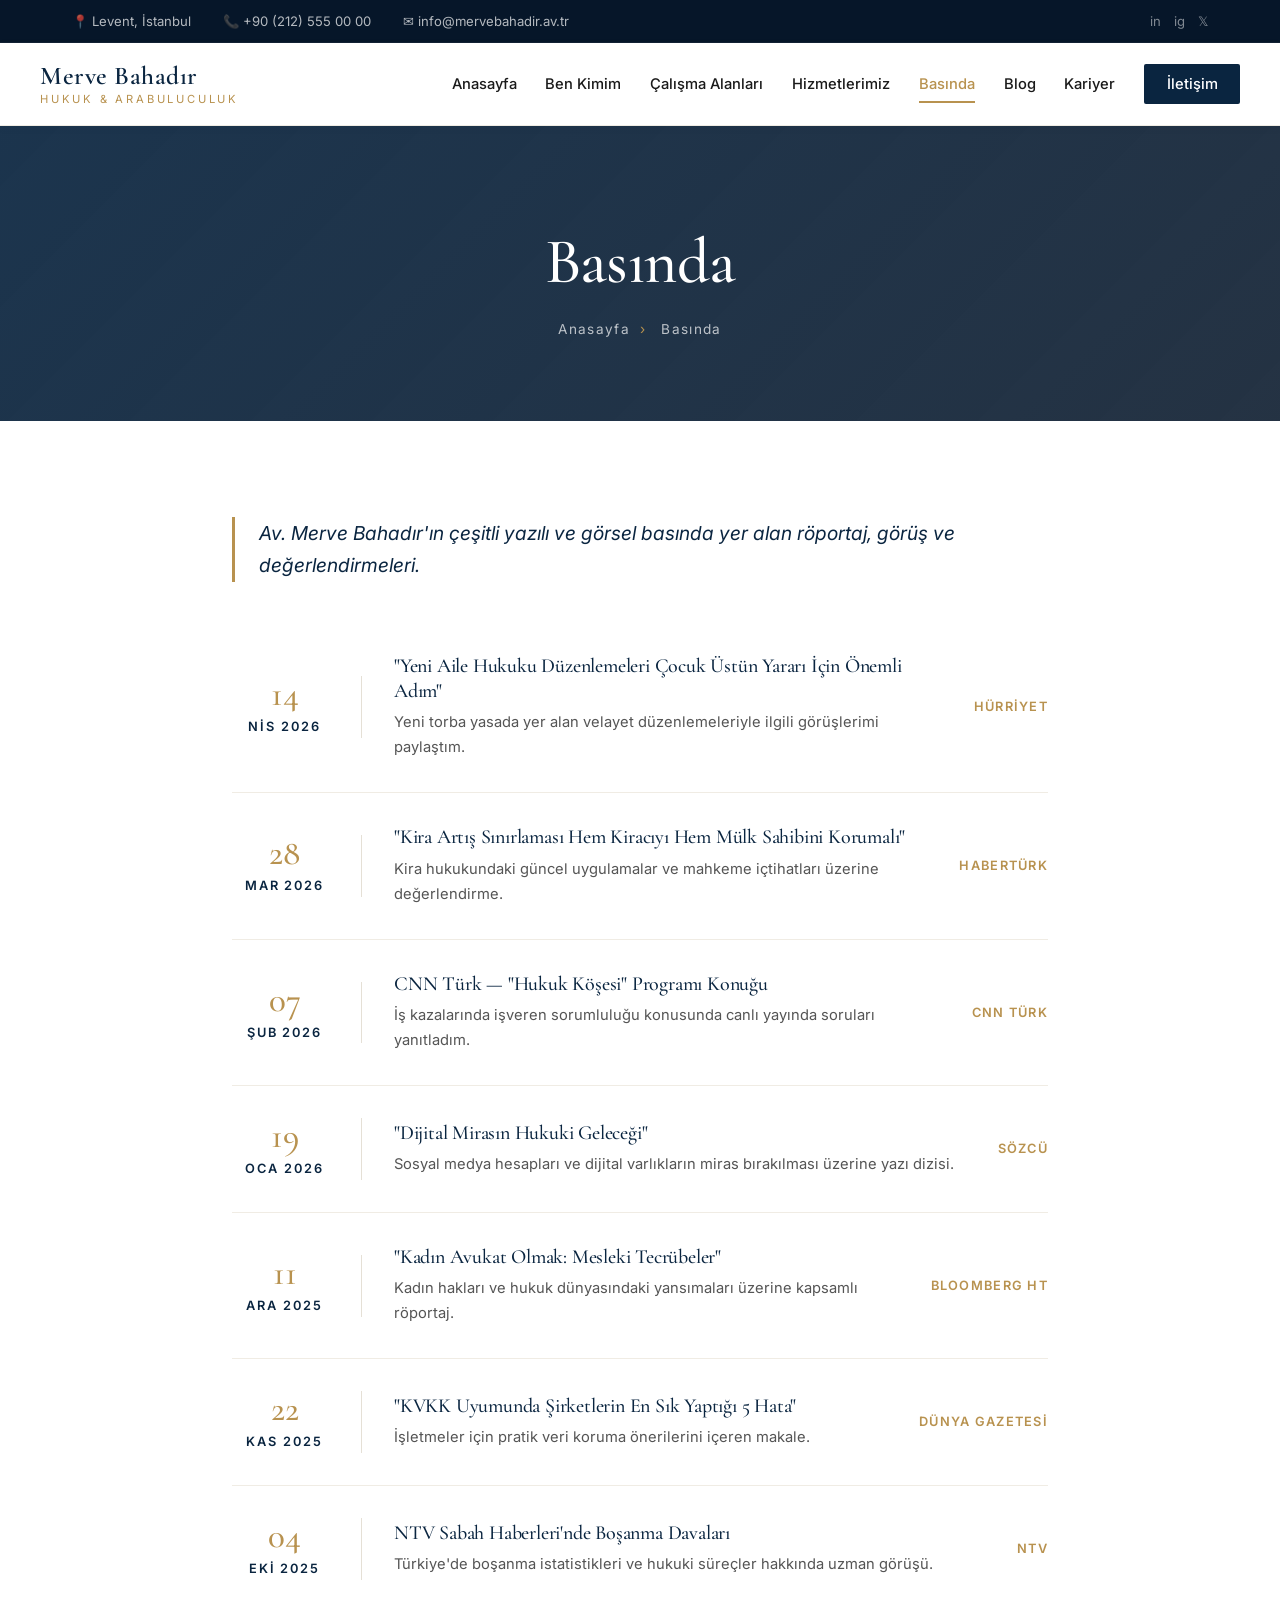
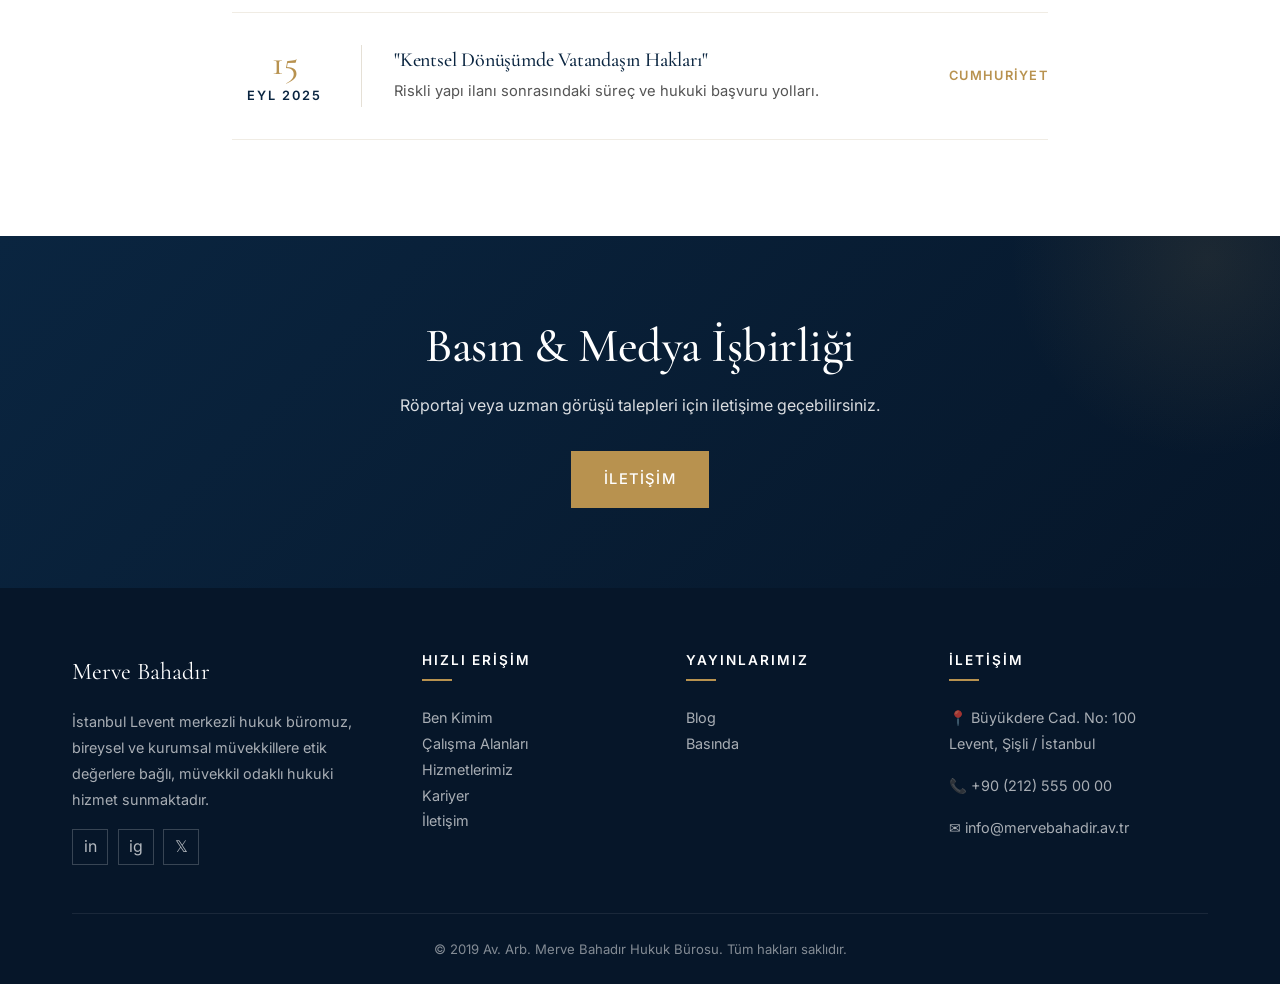
<file: basinda.html>
<!DOCTYPE html>
<html lang="tr">
<head>
  <meta charset="UTF-8">
  <meta name="viewport" content="width=device-width, initial-scale=1.0">
  <title>Basında | Av. Merve Bahadır</title>
  <link rel="preconnect" href="https://fonts.googleapis.com">
  <link rel="preconnect" href="https://fonts.gstatic.com" crossorigin>
  <link href="https://fonts.googleapis.com/css2?family=Cormorant+Garamond:ital,wght@0,400;0,500;0,600;1,400;1,500&family=Inter:wght@300;400;500;600;700&display=swap" rel="stylesheet">
  <link rel="stylesheet" href="css/style.css">
</head>
<body>

  <div class="topbar">
    <div class="container">
      <div class="topbar-info">
        <span>📍 Levent, İstanbul</span>
        <span>📞 +90 (212) 555 00 00</span>
        <span>✉ info@mervebahadir.av.tr</span>
      </div>
      <div class="topbar-social"><a href="#">in</a><a href="#">ig</a><a href="#">𝕏</a></div>
    </div>
  </div>

  <header>
    <div class="container nav-wrap">
      <a href="index.html" class="logo">
        <span class="logo-name">Merve Bahadır</span>
        <span class="logo-sub">Hukuk & Arabuluculuk</span>
      </a>
      <button class="menu-toggle" aria-label="Menü">☰</button>
      <nav>
        <ul>
          <li><a href="index.html">Anasayfa</a></li>
          <li><a href="ben-kimim.html">Ben Kimim</a></li>
          <li><a href="calisma-alanlarimiz.html">Çalışma Alanları</a></li>
          <li><a href="hizmetlerimiz.html">Hizmetlerimiz</a></li>
          <li><a href="basinda.html" class="active">Basında</a></li>
          <li><a href="blog.html">Blog</a></li>
          <li><a href="kariyer.html">Kariyer</a></li>
          <li><a href="iletisim.html" class="nav-cta">İletişim</a></li>
        </ul>
      </nav>
    </div>
  </header>

  <section class="page-header">
    <div class="container">
      <h1>Basında</h1>
      <div class="breadcrumb"><a href="index.html">Anasayfa</a><span>›</span> Basında</div>
    </div>
  </section>

  <section>
    <div class="container-narrow">
      <p class="lead">Av. Merve Bahadır'ın çeşitli yazılı ve görsel basında yer alan röportaj, görüş ve değerlendirmeleri.</p>

      <div class="list-item fade-in">
        <div class="list-date">
          <div class="day">14</div>
          <div class="month">Nis 2026</div>
        </div>
        <div class="list-body">
          <h3><a href="#">"Yeni Aile Hukuku Düzenlemeleri Çocuk Üstün Yararı İçin Önemli Adım"</a></h3>
          <p>Yeni torba yasada yer alan velayet düzenlemeleriyle ilgili görüşlerimi paylaştım.</p>
        </div>
        <div class="list-source">Hürriyet</div>
      </div>

      <div class="list-item fade-in">
        <div class="list-date">
          <div class="day">28</div>
          <div class="month">Mar 2026</div>
        </div>
        <div class="list-body">
          <h3><a href="#">"Kira Artış Sınırlaması Hem Kiracıyı Hem Mülk Sahibini Korumalı"</a></h3>
          <p>Kira hukukundaki güncel uygulamalar ve mahkeme içtihatları üzerine değerlendirme.</p>
        </div>
        <div class="list-source">Habertürk</div>
      </div>

      <div class="list-item fade-in">
        <div class="list-date">
          <div class="day">07</div>
          <div class="month">Şub 2026</div>
        </div>
        <div class="list-body">
          <h3><a href="#">CNN Türk — "Hukuk Köşesi" Programı Konuğu</a></h3>
          <p>İş kazalarında işveren sorumluluğu konusunda canlı yayında soruları yanıtladım.</p>
        </div>
        <div class="list-source">CNN Türk</div>
      </div>

      <div class="list-item fade-in">
        <div class="list-date">
          <div class="day">19</div>
          <div class="month">Oca 2026</div>
        </div>
        <div class="list-body">
          <h3><a href="#">"Dijital Mirasın Hukuki Geleceği"</a></h3>
          <p>Sosyal medya hesapları ve dijital varlıkların miras bırakılması üzerine yazı dizisi.</p>
        </div>
        <div class="list-source">Sözcü</div>
      </div>

      <div class="list-item fade-in">
        <div class="list-date">
          <div class="day">11</div>
          <div class="month">Ara 2025</div>
        </div>
        <div class="list-body">
          <h3><a href="#">"Kadın Avukat Olmak: Mesleki Tecrübeler"</a></h3>
          <p>Kadın hakları ve hukuk dünyasındaki yansımaları üzerine kapsamlı röportaj.</p>
        </div>
        <div class="list-source">Bloomberg HT</div>
      </div>

      <div class="list-item fade-in">
        <div class="list-date">
          <div class="day">22</div>
          <div class="month">Kas 2025</div>
        </div>
        <div class="list-body">
          <h3><a href="#">"KVKK Uyumunda Şirketlerin En Sık Yaptığı 5 Hata"</a></h3>
          <p>İşletmeler için pratik veri koruma önerilerini içeren makale.</p>
        </div>
        <div class="list-source">Dünya Gazetesi</div>
      </div>

      <div class="list-item fade-in">
        <div class="list-date">
          <div class="day">04</div>
          <div class="month">Eki 2025</div>
        </div>
        <div class="list-body">
          <h3><a href="#">NTV Sabah Haberleri'nde Boşanma Davaları</a></h3>
          <p>Türkiye'de boşanma istatistikleri ve hukuki süreçler hakkında uzman görüşü.</p>
        </div>
        <div class="list-source">NTV</div>
      </div>

      <div class="list-item fade-in">
        <div class="list-date">
          <div class="day">15</div>
          <div class="month">Eyl 2025</div>
        </div>
        <div class="list-body">
          <h3><a href="#">"Kentsel Dönüşümde Vatandaşın Hakları"</a></h3>
          <p>Riskli yapı ilanı sonrasındaki süreç ve hukuki başvuru yolları.</p>
        </div>
        <div class="list-source">Cumhuriyet</div>
      </div>
    </div>
  </section>

  <section class="cta-strip">
    <div class="container">
      <h2>Basın & Medya İşbirliği</h2>
      <p>Röportaj veya uzman görüşü talepleri için iletişime geçebilirsiniz.</p>
      <a href="iletisim.html" class="btn btn-primary">İletişim</a>
    </div>
  </section>

  <footer>
    <div class="container">
      <div class="footer-grid">
        <div class="footer-col">
          <div class="footer-logo">Merve Bahadır</div>
          <p>İstanbul Levent merkezli hukuk büromuz, bireysel ve kurumsal müvekkillere etik değerlere bağlı, müvekkil odaklı hukuki hizmet sunmaktadır.</p>
          <div class="footer-social"><a href="#">in</a><a href="#">ig</a><a href="#">𝕏</a></div>
        </div>
        <div class="footer-col">
          <h4>Hızlı Erişim</h4>
          <ul>
            <li><a href="ben-kimim.html">Ben Kimim</a></li>
            <li><a href="calisma-alanlarimiz.html">Çalışma Alanları</a></li>
            <li><a href="hizmetlerimiz.html">Hizmetlerimiz</a></li>
            <li><a href="kariyer.html">Kariyer</a></li>
            <li><a href="iletisim.html">İletişim</a></li>
          </ul>
        </div>
        <div class="footer-col">
          <h4>Yayınlarımız</h4>
          <ul>
            <li><a href="blog.html">Blog</a></li>
            <li><a href="basinda.html">Basında</a></li>
          </ul>
        </div>
        <div class="footer-col">
          <h4>İletişim</h4>
          <p>📍 Büyükdere Cad. No: 100<br>Levent, Şişli / İstanbul</p>
          <p>📞 +90 (212) 555 00 00</p>
          <p>✉ info@mervebahadir.av.tr</p>
        </div>
      </div>
      <div class="footer-bottom">© 2019 Av. Arb. Merve Bahadır Hukuk Bürosu. Tüm hakları saklıdır.</div>
    </div>
  </footer>

  <script src="js/main.js"></script>
</body>
</html>
</file>
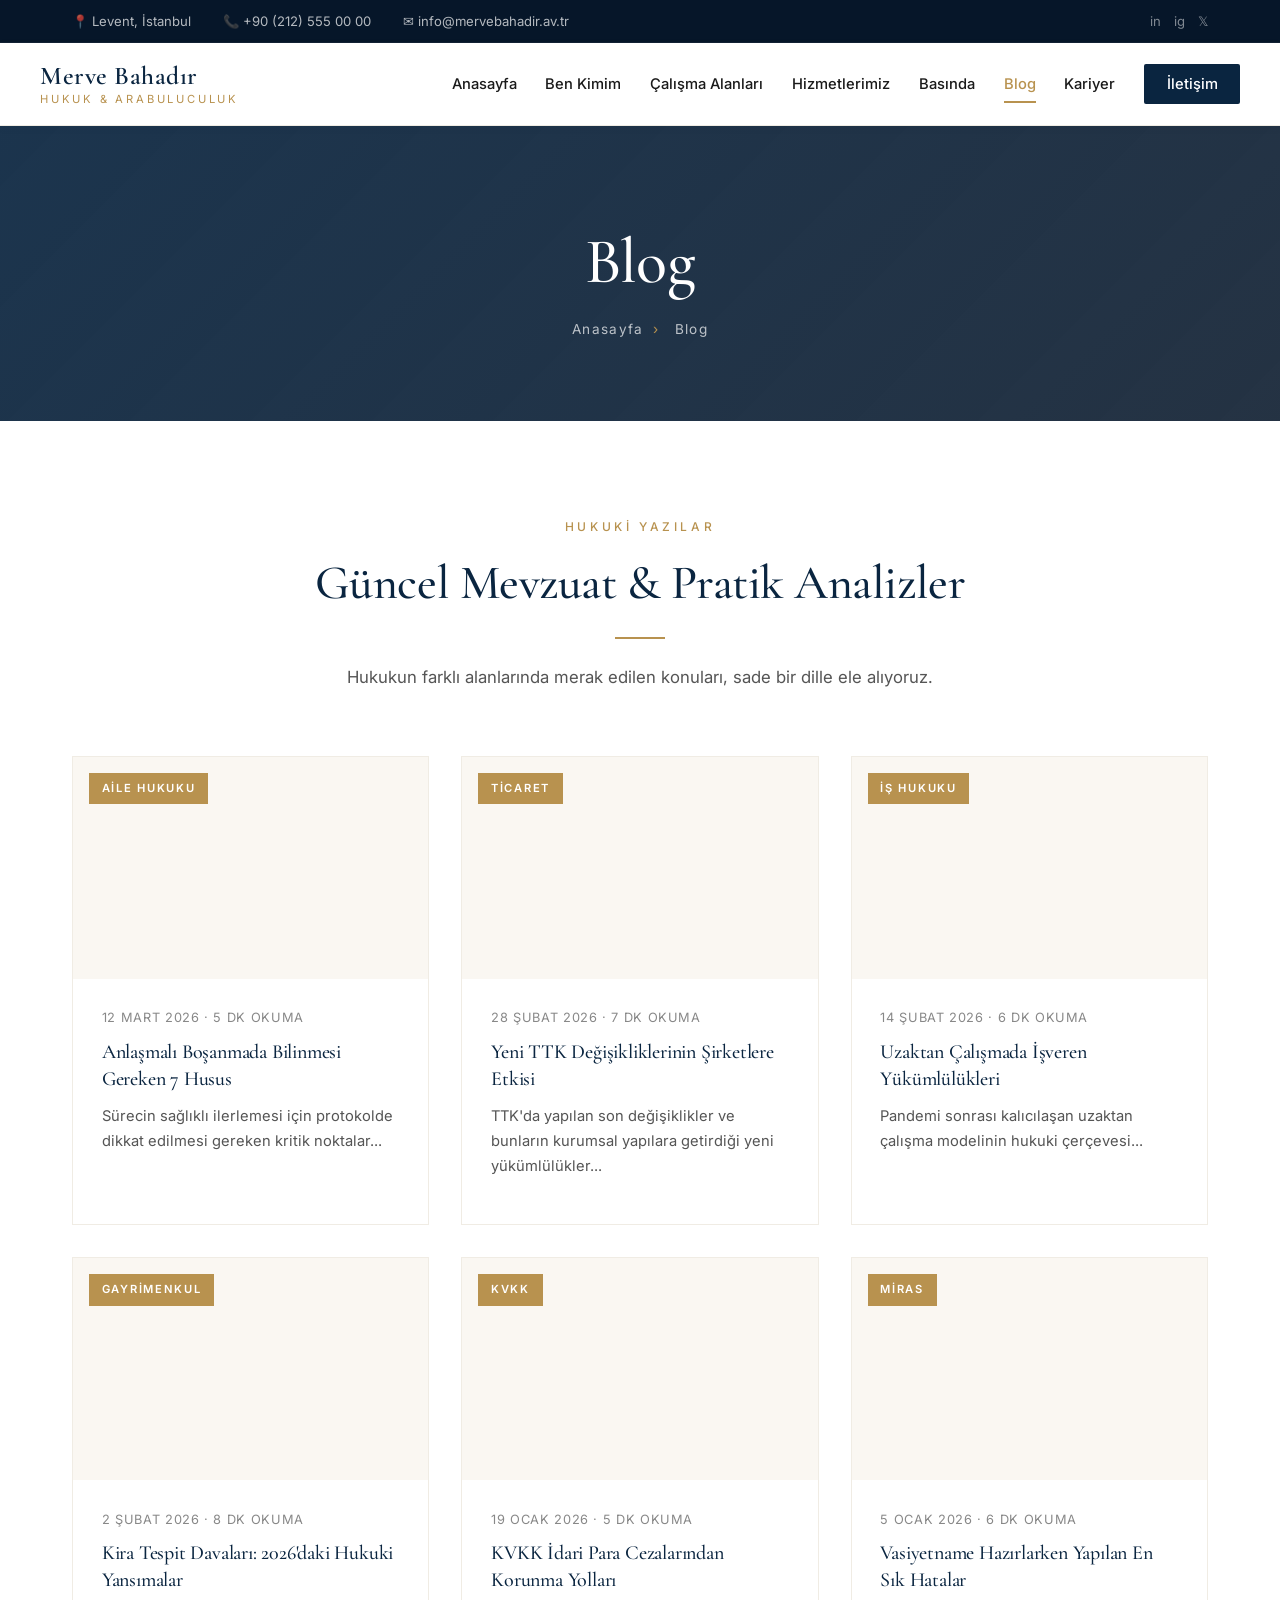
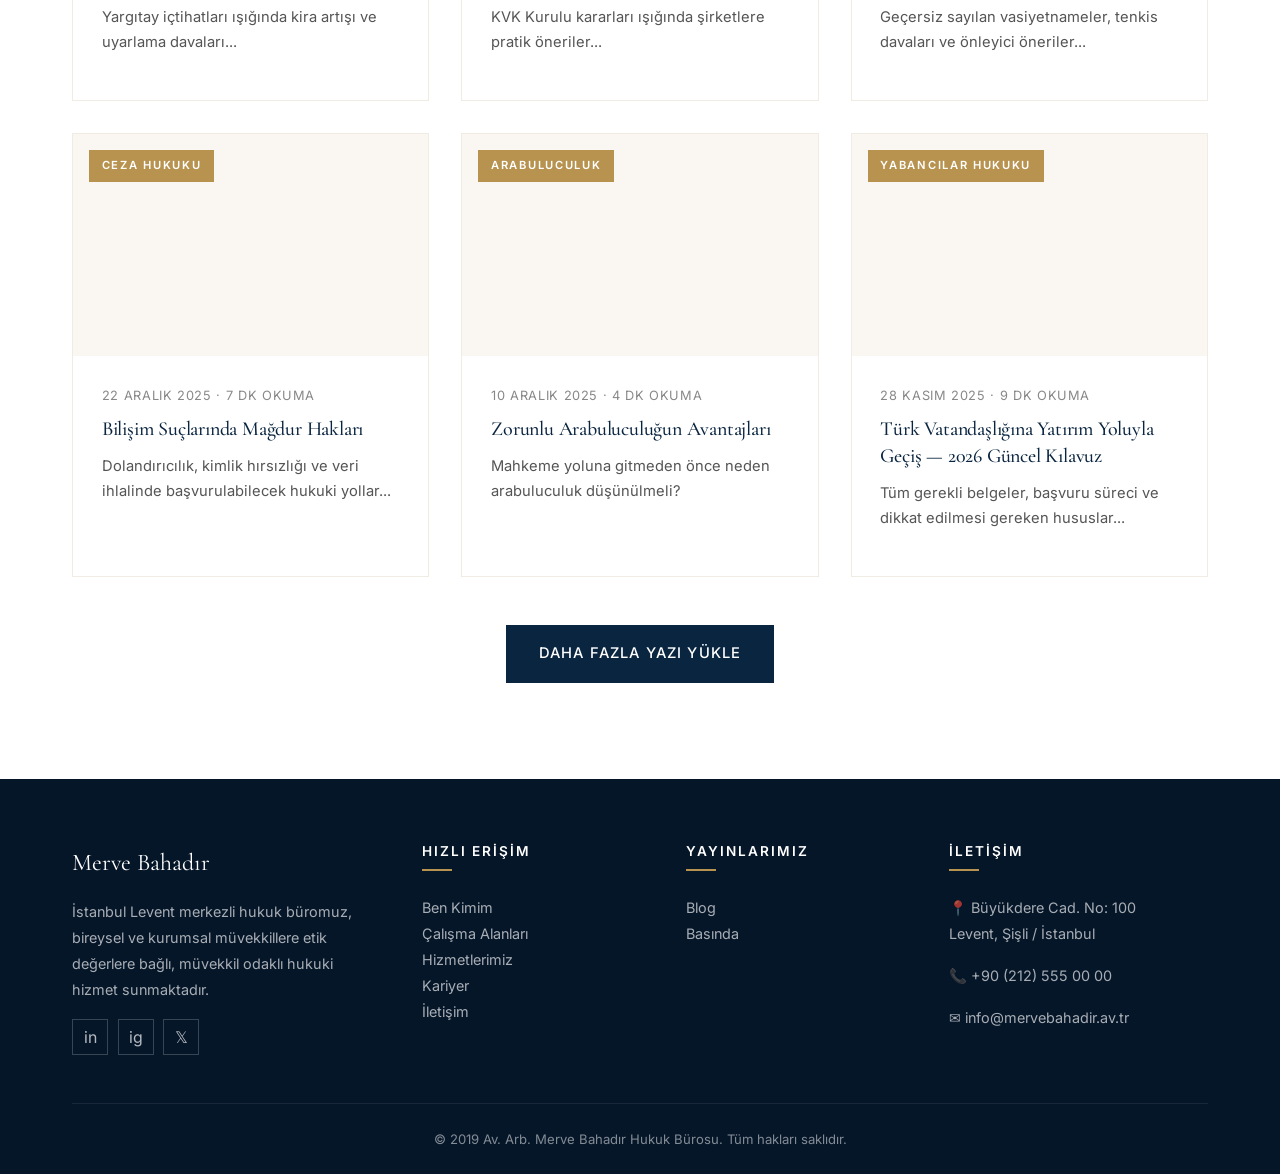
<file: blog.html>
<!DOCTYPE html>
<html lang="tr">
<head>
  <meta charset="UTF-8">
  <meta name="viewport" content="width=device-width, initial-scale=1.0">
  <title>Blog | Av. Merve Bahadır</title>
  <link rel="preconnect" href="https://fonts.googleapis.com">
  <link rel="preconnect" href="https://fonts.gstatic.com" crossorigin>
  <link href="https://fonts.googleapis.com/css2?family=Cormorant+Garamond:ital,wght@0,400;0,500;0,600;1,400;1,500&family=Inter:wght@300;400;500;600;700&display=swap" rel="stylesheet">
  <link rel="stylesheet" href="css/style.css">
</head>
<body>

  <div class="topbar">
    <div class="container">
      <div class="topbar-info">
        <span>📍 Levent, İstanbul</span>
        <span>📞 +90 (212) 555 00 00</span>
        <span>✉ info@mervebahadir.av.tr</span>
      </div>
      <div class="topbar-social"><a href="#">in</a><a href="#">ig</a><a href="#">𝕏</a></div>
    </div>
  </div>

  <header>
    <div class="container nav-wrap">
      <a href="index.html" class="logo">
        <span class="logo-name">Merve Bahadır</span>
        <span class="logo-sub">Hukuk & Arabuluculuk</span>
      </a>
      <button class="menu-toggle" aria-label="Menü">☰</button>
      <nav>
        <ul>
          <li><a href="index.html">Anasayfa</a></li>
          <li><a href="ben-kimim.html">Ben Kimim</a></li>
          <li><a href="calisma-alanlarimiz.html">Çalışma Alanları</a></li>
          <li><a href="hizmetlerimiz.html">Hizmetlerimiz</a></li>
          <li><a href="basinda.html">Basında</a></li>
          <li><a href="blog.html" class="active">Blog</a></li>
          <li><a href="kariyer.html">Kariyer</a></li>
          <li><a href="iletisim.html" class="nav-cta">İletişim</a></li>
        </ul>
      </nav>
    </div>
  </header>

  <section class="page-header">
    <div class="container">
      <h1>Blog</h1>
      <div class="breadcrumb"><a href="index.html">Anasayfa</a><span>›</span> Blog</div>
    </div>
  </section>

  <section>
    <div class="container">
      <div class="section-head fade-in">
        <span class="section-eyebrow">Hukuki Yazılar</span>
        <h2>Güncel Mevzuat & Pratik Analizler</h2>
        <div class="section-divider"></div>
        <p>Hukukun farklı alanlarında merak edilen konuları, sade bir dille ele alıyoruz.</p>
      </div>

      <div class="posts-grid">
        <article class="post-card fade-in">
          <div class="post-img" style="background-image:url('https://images.unsplash.com/photo-1450101499163-c8848c66ca85?w=800&q=80')">
            <span class="post-tag">Aile Hukuku</span>
          </div>
          <div class="post-body">
            <div class="post-meta">12 Mart 2026 · 5 dk okuma</div>
            <h3><a href="#">Anlaşmalı Boşanmada Bilinmesi Gereken 7 Husus</a></h3>
            <p class="post-excerpt">Sürecin sağlıklı ilerlemesi için protokolde dikkat edilmesi gereken kritik noktalar...</p>
          </div>
        </article>

        <article class="post-card fade-in">
          <div class="post-img" style="background-image:url('https://images.unsplash.com/photo-1521791136064-7986c2920216?w=800&q=80')">
            <span class="post-tag">Ticaret</span>
          </div>
          <div class="post-body">
            <div class="post-meta">28 Şubat 2026 · 7 dk okuma</div>
            <h3><a href="#">Yeni TTK Değişikliklerinin Şirketlere Etkisi</a></h3>
            <p class="post-excerpt">TTK'da yapılan son değişiklikler ve bunların kurumsal yapılara getirdiği yeni yükümlülükler...</p>
          </div>
        </article>

        <article class="post-card fade-in">
          <div class="post-img" style="background-image:url('https://images.unsplash.com/photo-1454165804606-c3d57bc86b40?w=800&q=80')">
            <span class="post-tag">İş Hukuku</span>
          </div>
          <div class="post-body">
            <div class="post-meta">14 Şubat 2026 · 6 dk okuma</div>
            <h3><a href="#">Uzaktan Çalışmada İşveren Yükümlülükleri</a></h3>
            <p class="post-excerpt">Pandemi sonrası kalıcılaşan uzaktan çalışma modelinin hukuki çerçevesi...</p>
          </div>
        </article>

        <article class="post-card fade-in">
          <div class="post-img" style="background-image:url('https://images.unsplash.com/photo-1589829545856-d10d557cf95f?w=800&q=80')">
            <span class="post-tag">Gayrimenkul</span>
          </div>
          <div class="post-body">
            <div class="post-meta">2 Şubat 2026 · 8 dk okuma</div>
            <h3><a href="#">Kira Tespit Davaları: 2026'daki Hukuki Yansımalar</a></h3>
            <p class="post-excerpt">Yargıtay içtihatları ışığında kira artışı ve uyarlama davaları...</p>
          </div>
        </article>

        <article class="post-card fade-in">
          <div class="post-img" style="background-image:url('https://images.unsplash.com/photo-1551836022-4c4c79ecde51?w=800&q=80')">
            <span class="post-tag">KVKK</span>
          </div>
          <div class="post-body">
            <div class="post-meta">19 Ocak 2026 · 5 dk okuma</div>
            <h3><a href="#">KVKK İdari Para Cezalarından Korunma Yolları</a></h3>
            <p class="post-excerpt">KVK Kurulu kararları ışığında şirketlere pratik öneriler...</p>
          </div>
        </article>

        <article class="post-card fade-in">
          <div class="post-img" style="background-image:url('https://images.unsplash.com/photo-1505664194779-8beaceb93744?w=800&q=80')">
            <span class="post-tag">Miras</span>
          </div>
          <div class="post-body">
            <div class="post-meta">5 Ocak 2026 · 6 dk okuma</div>
            <h3><a href="#">Vasiyetname Hazırlarken Yapılan En Sık Hatalar</a></h3>
            <p class="post-excerpt">Geçersiz sayılan vasiyetnameler, tenkis davaları ve önleyici öneriler...</p>
          </div>
        </article>

        <article class="post-card fade-in">
          <div class="post-img" style="background-image:url('https://images.unsplash.com/photo-1589994965851-a8f479c573a9?w=800&q=80')">
            <span class="post-tag">Ceza Hukuku</span>
          </div>
          <div class="post-body">
            <div class="post-meta">22 Aralık 2025 · 7 dk okuma</div>
            <h3><a href="#">Bilişim Suçlarında Mağdur Hakları</a></h3>
            <p class="post-excerpt">Dolandırıcılık, kimlik hırsızlığı ve veri ihlalinde başvurulabilecek hukuki yollar...</p>
          </div>
        </article>

        <article class="post-card fade-in">
          <div class="post-img" style="background-image:url('https://images.unsplash.com/photo-1593115057322-e94b77572f20?w=800&q=80')">
            <span class="post-tag">Arabuluculuk</span>
          </div>
          <div class="post-body">
            <div class="post-meta">10 Aralık 2025 · 4 dk okuma</div>
            <h3><a href="#">Zorunlu Arabuluculuğun Avantajları</a></h3>
            <p class="post-excerpt">Mahkeme yoluna gitmeden önce neden arabuluculuk düşünülmeli?</p>
          </div>
        </article>

        <article class="post-card fade-in">
          <div class="post-img" style="background-image:url('https://images.unsplash.com/photo-1521587760476-6c12a4b040da?w=800&q=80')">
            <span class="post-tag">Yabancılar Hukuku</span>
          </div>
          <div class="post-body">
            <div class="post-meta">28 Kasım 2025 · 9 dk okuma</div>
            <h3><a href="#">Türk Vatandaşlığına Yatırım Yoluyla Geçiş — 2026 Güncel Kılavuz</a></h3>
            <p class="post-excerpt">Tüm gerekli belgeler, başvuru süreci ve dikkat edilmesi gereken hususlar...</p>
          </div>
        </article>
      </div>

      <div style="text-align:center; margin-top:3rem;">
        <a href="#" class="btn btn-dark">Daha Fazla Yazı Yükle</a>
      </div>
    </div>
  </section>

  <footer>
    <div class="container">
      <div class="footer-grid">
        <div class="footer-col">
          <div class="footer-logo">Merve Bahadır</div>
          <p>İstanbul Levent merkezli hukuk büromuz, bireysel ve kurumsal müvekkillere etik değerlere bağlı, müvekkil odaklı hukuki hizmet sunmaktadır.</p>
          <div class="footer-social"><a href="#">in</a><a href="#">ig</a><a href="#">𝕏</a></div>
        </div>
        <div class="footer-col">
          <h4>Hızlı Erişim</h4>
          <ul>
            <li><a href="ben-kimim.html">Ben Kimim</a></li>
            <li><a href="calisma-alanlarimiz.html">Çalışma Alanları</a></li>
            <li><a href="hizmetlerimiz.html">Hizmetlerimiz</a></li>
            <li><a href="kariyer.html">Kariyer</a></li>
            <li><a href="iletisim.html">İletişim</a></li>
          </ul>
        </div>
        <div class="footer-col">
          <h4>Yayınlarımız</h4>
          <ul>
            <li><a href="blog.html">Blog</a></li>
            <li><a href="basinda.html">Basında</a></li>
          </ul>
        </div>
        <div class="footer-col">
          <h4>İletişim</h4>
          <p>📍 Büyükdere Cad. No: 100<br>Levent, Şişli / İstanbul</p>
          <p>📞 +90 (212) 555 00 00</p>
          <p>✉ info@mervebahadir.av.tr</p>
        </div>
      </div>
      <div class="footer-bottom">© 2019 Av. Arb. Merve Bahadır Hukuk Bürosu. Tüm hakları saklıdır.</div>
    </div>
  </footer>

  <script src="js/main.js"></script>
</body>
</html>
</file>
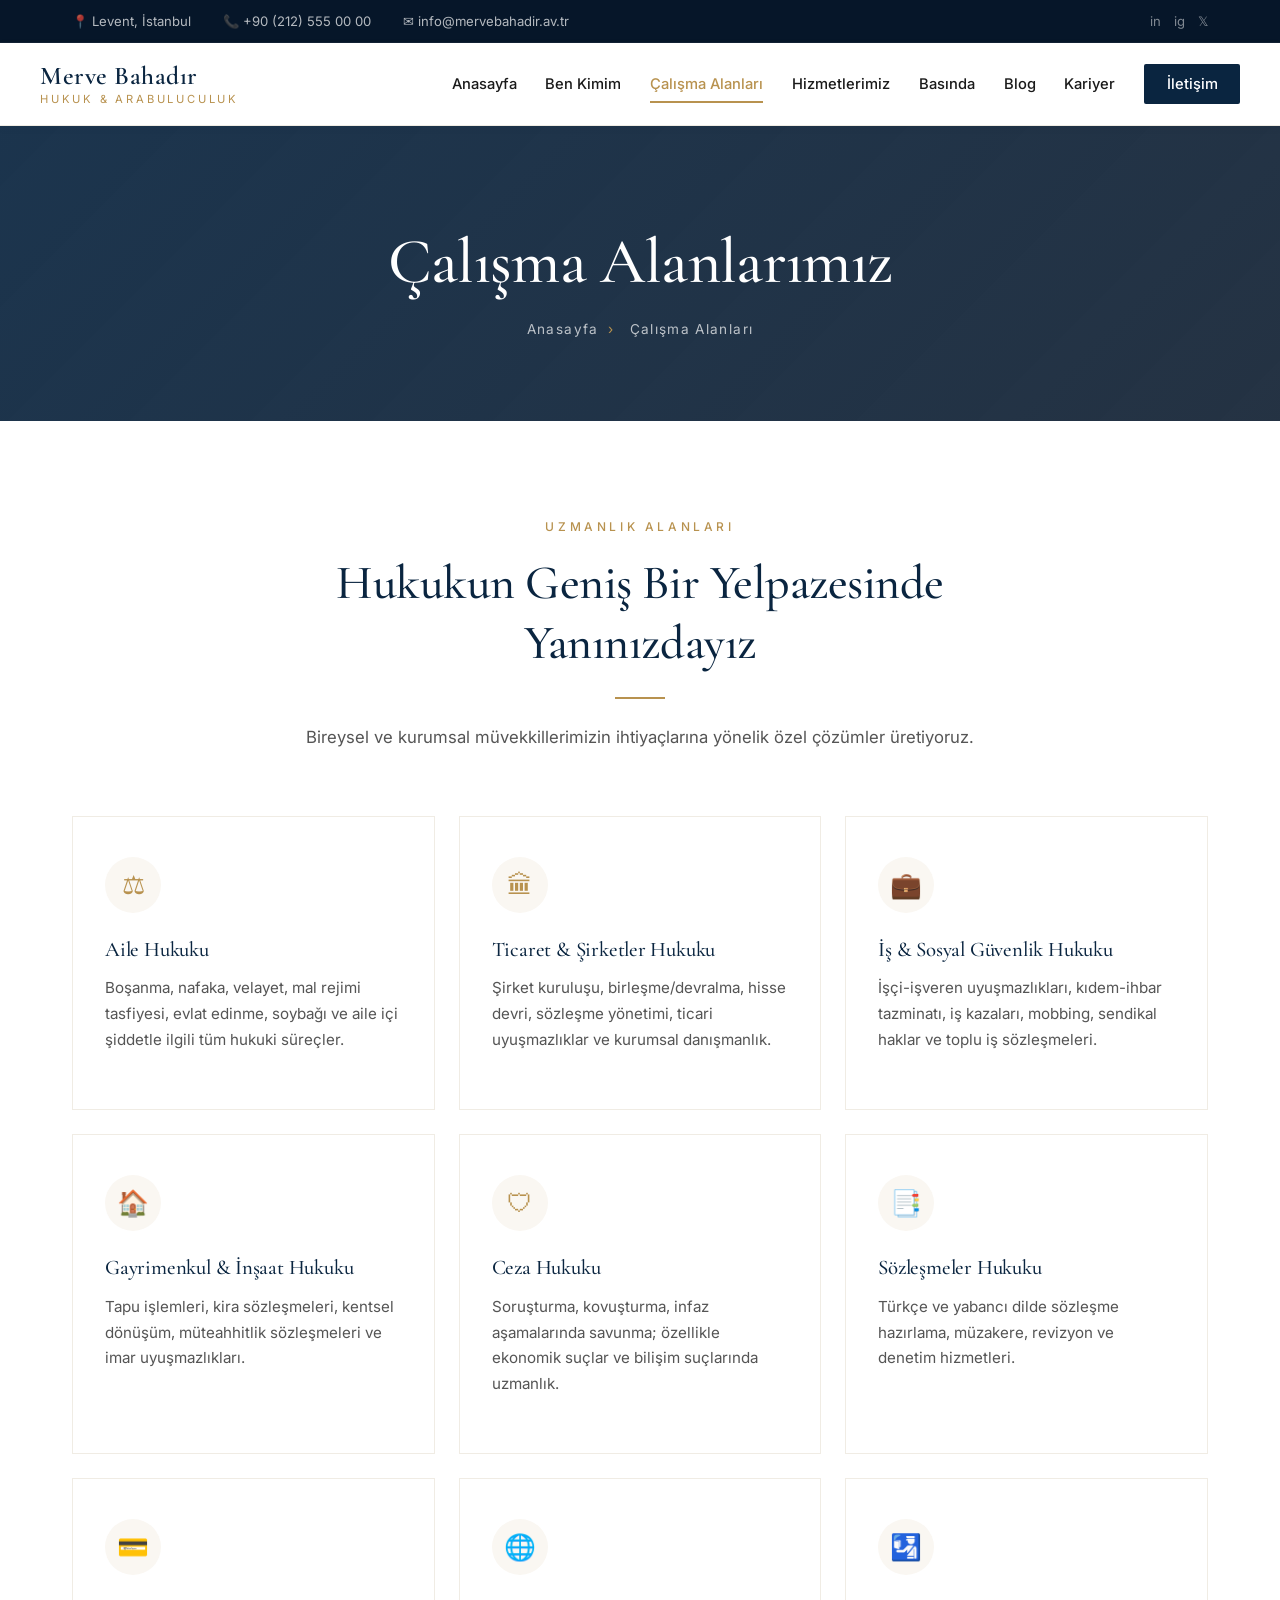
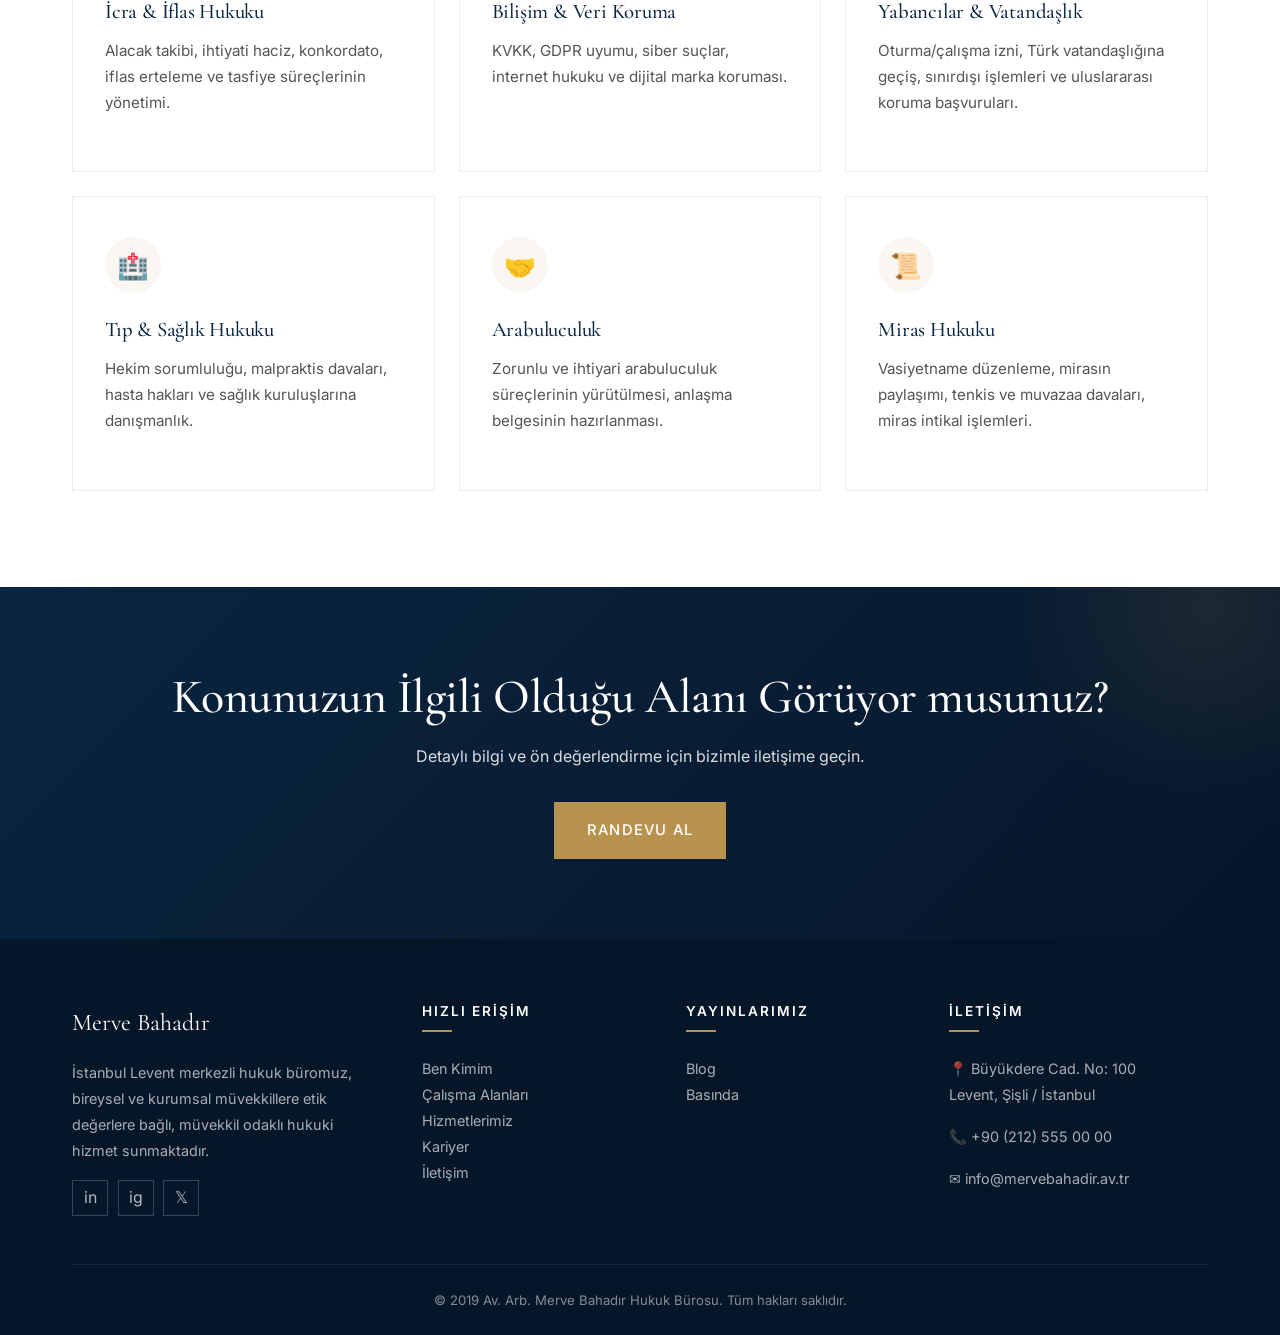
<file: calisma-alanlarimiz.html>
<!DOCTYPE html>
<html lang="tr">
<head>
  <meta charset="UTF-8">
  <meta name="viewport" content="width=device-width, initial-scale=1.0">
  <title>Çalışma Alanlarımız | Av. Merve Bahadır</title>
  <link rel="preconnect" href="https://fonts.googleapis.com">
  <link rel="preconnect" href="https://fonts.gstatic.com" crossorigin>
  <link href="https://fonts.googleapis.com/css2?family=Cormorant+Garamond:ital,wght@0,400;0,500;0,600;1,400;1,500&family=Inter:wght@300;400;500;600;700&display=swap" rel="stylesheet">
  <link rel="stylesheet" href="css/style.css">
</head>
<body>

  <div class="topbar">
    <div class="container">
      <div class="topbar-info">
        <span>📍 Levent, İstanbul</span>
        <span>📞 +90 (212) 555 00 00</span>
        <span>✉ info@mervebahadir.av.tr</span>
      </div>
      <div class="topbar-social"><a href="#">in</a><a href="#">ig</a><a href="#">𝕏</a></div>
    </div>
  </div>

  <header>
    <div class="container nav-wrap">
      <a href="index.html" class="logo">
        <span class="logo-name">Merve Bahadır</span>
        <span class="logo-sub">Hukuk & Arabuluculuk</span>
      </a>
      <button class="menu-toggle" aria-label="Menü">☰</button>
      <nav>
        <ul>
          <li><a href="index.html">Anasayfa</a></li>
          <li><a href="ben-kimim.html">Ben Kimim</a></li>
          <li><a href="calisma-alanlarimiz.html" class="active">Çalışma Alanları</a></li>
          <li><a href="hizmetlerimiz.html">Hizmetlerimiz</a></li>
          <li><a href="basinda.html">Basında</a></li>
          <li><a href="blog.html">Blog</a></li>
          <li><a href="kariyer.html">Kariyer</a></li>
          <li><a href="iletisim.html" class="nav-cta">İletişim</a></li>
        </ul>
      </nav>
    </div>
  </header>

  <section class="page-header">
    <div class="container">
      <h1>Çalışma Alanlarımız</h1>
      <div class="breadcrumb"><a href="index.html">Anasayfa</a><span>›</span> Çalışma Alanları</div>
    </div>
  </section>

  <section>
    <div class="container">
      <div class="section-head fade-in">
        <span class="section-eyebrow">Uzmanlık Alanları</span>
        <h2>Hukukun Geniş Bir Yelpazesinde Yanınızdayız</h2>
        <div class="section-divider"></div>
        <p>Bireysel ve kurumsal müvekkillerimizin ihtiyaçlarına yönelik özel çözümler üretiyoruz.</p>
      </div>

      <div class="cards-grid">
        <div class="card fade-in">
          <div class="card-icon">⚖</div>
          <h3>Aile Hukuku</h3>
          <p>Boşanma, nafaka, velayet, mal rejimi tasfiyesi, evlat edinme, soybağı ve aile içi şiddetle ilgili tüm hukuki süreçler.</p>
        </div>
        <div class="card fade-in">
          <div class="card-icon">🏛</div>
          <h3>Ticaret & Şirketler Hukuku</h3>
          <p>Şirket kuruluşu, birleşme/devralma, hisse devri, sözleşme yönetimi, ticari uyuşmazlıklar ve kurumsal danışmanlık.</p>
        </div>
        <div class="card fade-in">
          <div class="card-icon">💼</div>
          <h3>İş & Sosyal Güvenlik Hukuku</h3>
          <p>İşçi-işveren uyuşmazlıkları, kıdem-ihbar tazminatı, iş kazaları, mobbing, sendikal haklar ve toplu iş sözleşmeleri.</p>
        </div>
        <div class="card fade-in">
          <div class="card-icon">🏠</div>
          <h3>Gayrimenkul & İnşaat Hukuku</h3>
          <p>Tapu işlemleri, kira sözleşmeleri, kentsel dönüşüm, müteahhitlik sözleşmeleri ve imar uyuşmazlıkları.</p>
        </div>
        <div class="card fade-in">
          <div class="card-icon">🛡</div>
          <h3>Ceza Hukuku</h3>
          <p>Soruşturma, kovuşturma, infaz aşamalarında savunma; özellikle ekonomik suçlar ve bilişim suçlarında uzmanlık.</p>
        </div>
        <div class="card fade-in">
          <div class="card-icon">📑</div>
          <h3>Sözleşmeler Hukuku</h3>
          <p>Türkçe ve yabancı dilde sözleşme hazırlama, müzakere, revizyon ve denetim hizmetleri.</p>
        </div>
        <div class="card fade-in">
          <div class="card-icon">💳</div>
          <h3>İcra & İflas Hukuku</h3>
          <p>Alacak takibi, ihtiyati haciz, konkordato, iflas erteleme ve tasfiye süreçlerinin yönetimi.</p>
        </div>
        <div class="card fade-in">
          <div class="card-icon">🌐</div>
          <h3>Bilişim & Veri Koruma</h3>
          <p>KVKK, GDPR uyumu, siber suçlar, internet hukuku ve dijital marka koruması.</p>
        </div>
        <div class="card fade-in">
          <div class="card-icon">🛂</div>
          <h3>Yabancılar & Vatandaşlık</h3>
          <p>Oturma/çalışma izni, Türk vatandaşlığına geçiş, sınırdışı işlemleri ve uluslararası koruma başvuruları.</p>
        </div>
        <div class="card fade-in">
          <div class="card-icon">🏥</div>
          <h3>Tıp & Sağlık Hukuku</h3>
          <p>Hekim sorumluluğu, malpraktis davaları, hasta hakları ve sağlık kuruluşlarına danışmanlık.</p>
        </div>
        <div class="card fade-in">
          <div class="card-icon">🤝</div>
          <h3>Arabuluculuk</h3>
          <p>Zorunlu ve ihtiyari arabuluculuk süreçlerinin yürütülmesi, anlaşma belgesinin hazırlanması.</p>
        </div>
        <div class="card fade-in">
          <div class="card-icon">📜</div>
          <h3>Miras Hukuku</h3>
          <p>Vasiyetname düzenleme, mirasın paylaşımı, tenkis ve muvazaa davaları, miras intikal işlemleri.</p>
        </div>
      </div>
    </div>
  </section>

  <section class="cta-strip">
    <div class="container">
      <h2>Konunuzun İlgili Olduğu Alanı Görüyor musunuz?</h2>
      <p>Detaylı bilgi ve ön değerlendirme için bizimle iletişime geçin.</p>
      <a href="iletisim.html" class="btn btn-primary">Randevu Al</a>
    </div>
  </section>

  <footer>
    <div class="container">
      <div class="footer-grid">
        <div class="footer-col">
          <div class="footer-logo">Merve Bahadır</div>
          <p>İstanbul Levent merkezli hukuk büromuz, bireysel ve kurumsal müvekkillere etik değerlere bağlı, müvekkil odaklı hukuki hizmet sunmaktadır.</p>
          <div class="footer-social"><a href="#">in</a><a href="#">ig</a><a href="#">𝕏</a></div>
        </div>
        <div class="footer-col">
          <h4>Hızlı Erişim</h4>
          <ul>
            <li><a href="ben-kimim.html">Ben Kimim</a></li>
            <li><a href="calisma-alanlarimiz.html">Çalışma Alanları</a></li>
            <li><a href="hizmetlerimiz.html">Hizmetlerimiz</a></li>
            <li><a href="kariyer.html">Kariyer</a></li>
            <li><a href="iletisim.html">İletişim</a></li>
          </ul>
        </div>
        <div class="footer-col">
          <h4>Yayınlarımız</h4>
          <ul>
            <li><a href="blog.html">Blog</a></li>
            <li><a href="basinda.html">Basında</a></li>
          </ul>
        </div>
        <div class="footer-col">
          <h4>İletişim</h4>
          <p>📍 Büyükdere Cad. No: 100<br>Levent, Şişli / İstanbul</p>
          <p>📞 +90 (212) 555 00 00</p>
          <p>✉ info@mervebahadir.av.tr</p>
        </div>
      </div>
      <div class="footer-bottom">© 2019 Av. Arb. Merve Bahadır Hukuk Bürosu. Tüm hakları saklıdır.</div>
    </div>
  </footer>

  <script src="js/main.js"></script>
</body>
</html>
</file>
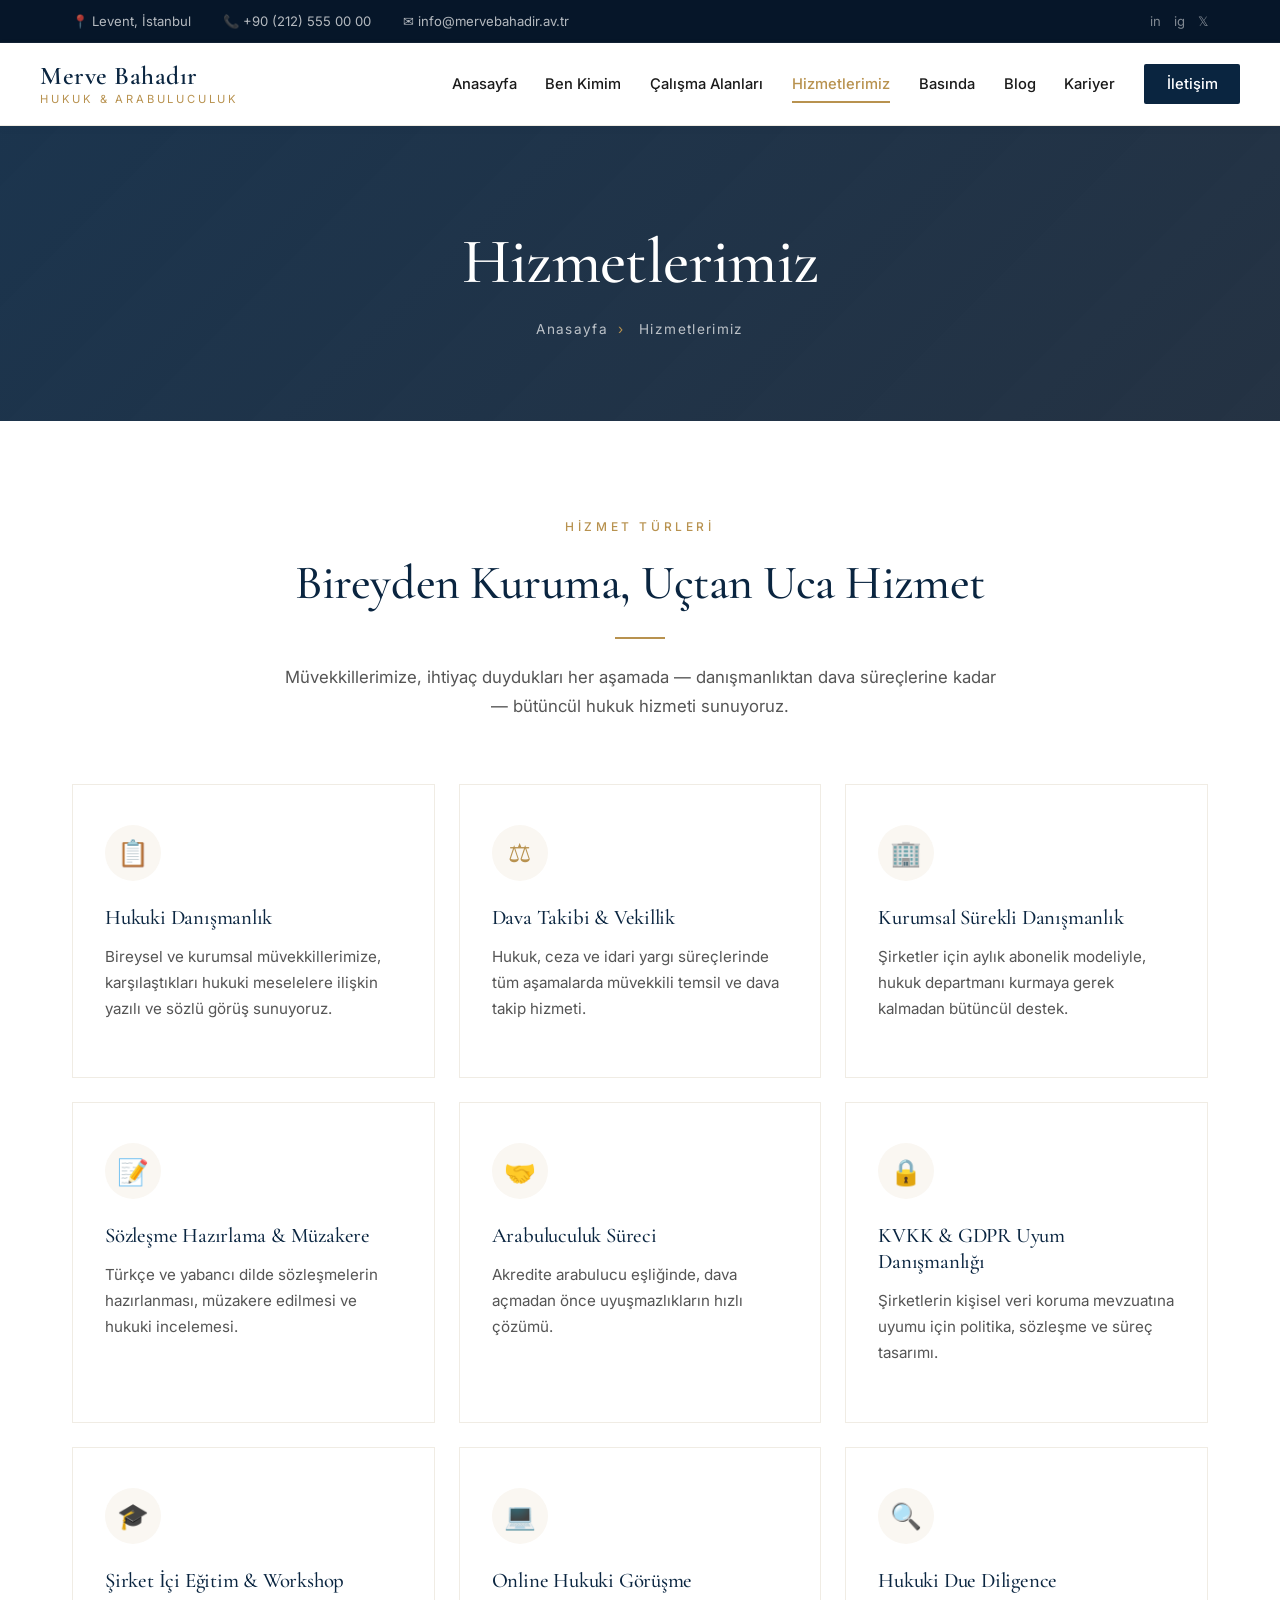
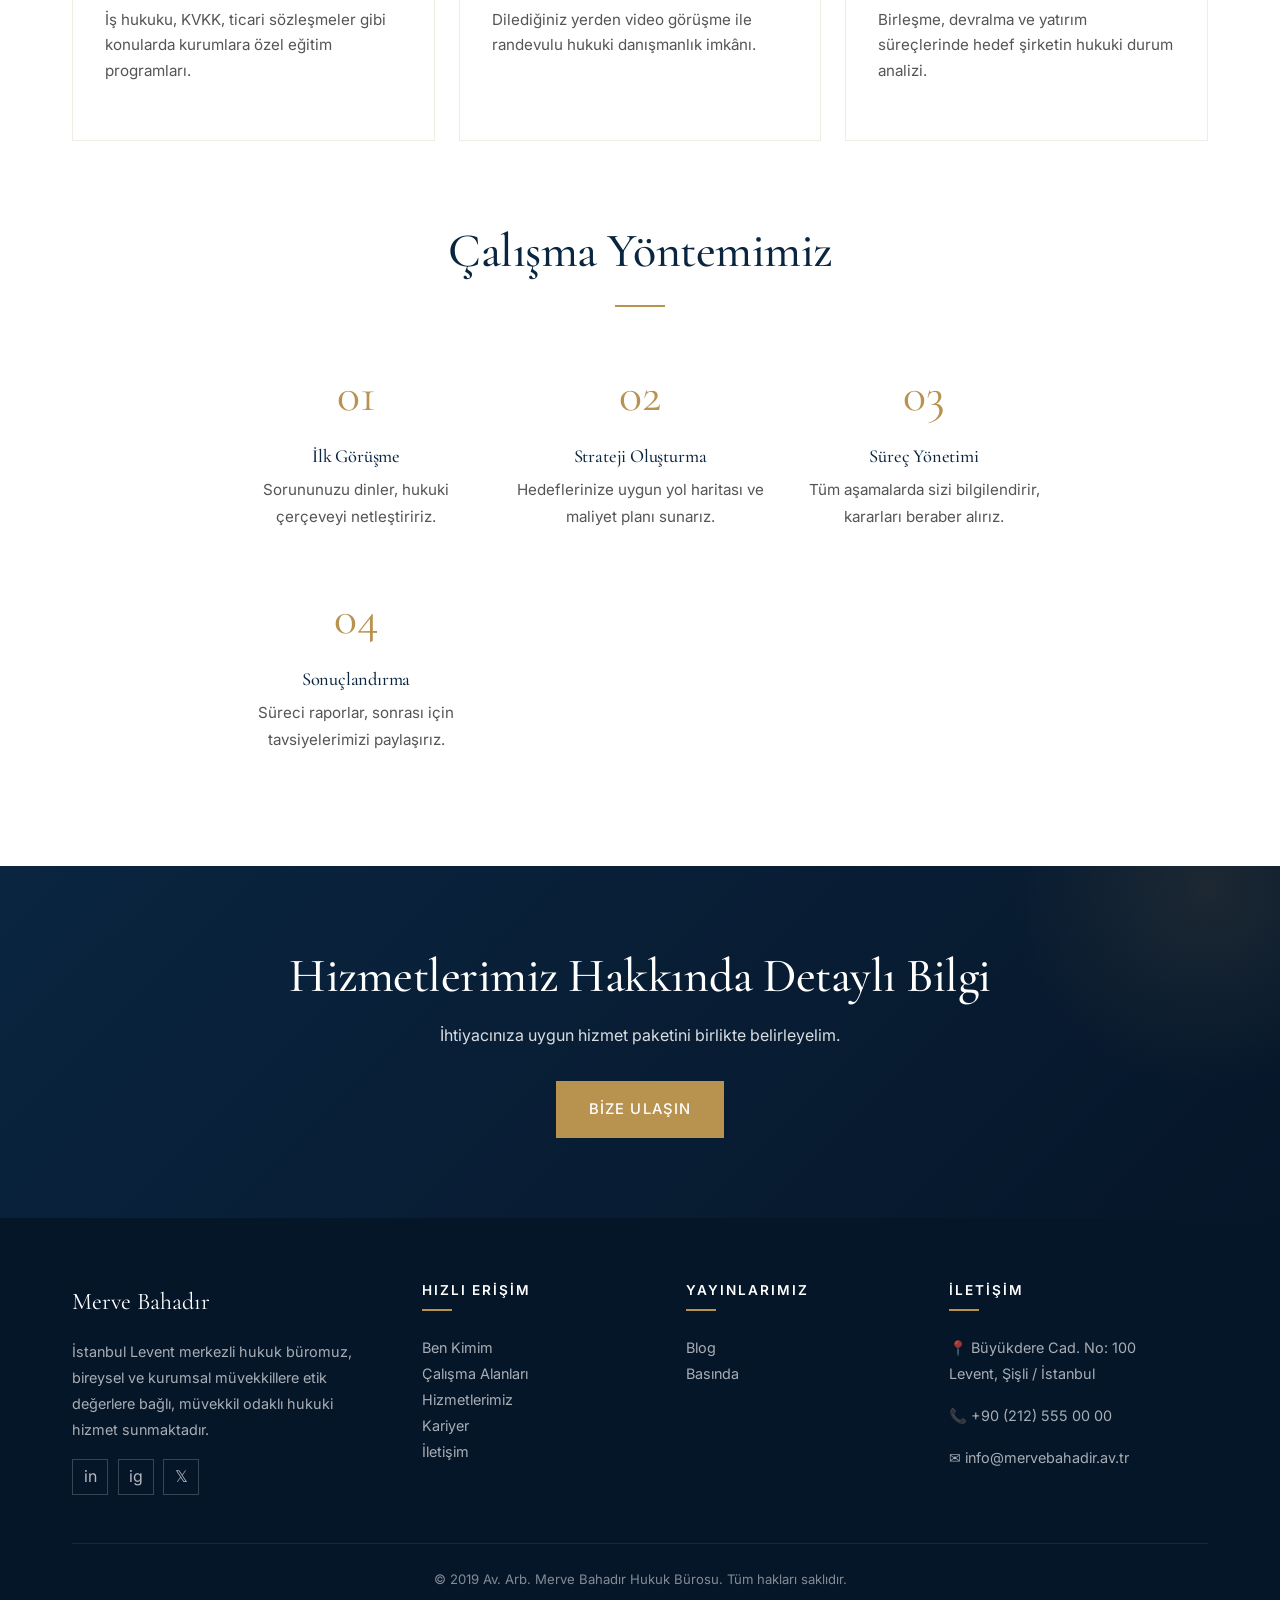
<file: hizmetlerimiz.html>
<!DOCTYPE html>
<html lang="tr">
<head>
  <meta charset="UTF-8">
  <meta name="viewport" content="width=device-width, initial-scale=1.0">
  <title>Hizmetlerimiz | Av. Merve Bahadır</title>
  <link rel="preconnect" href="https://fonts.googleapis.com">
  <link rel="preconnect" href="https://fonts.gstatic.com" crossorigin>
  <link href="https://fonts.googleapis.com/css2?family=Cormorant+Garamond:ital,wght@0,400;0,500;0,600;1,400;1,500&family=Inter:wght@300;400;500;600;700&display=swap" rel="stylesheet">
  <link rel="stylesheet" href="css/style.css">
</head>
<body>

  <div class="topbar">
    <div class="container">
      <div class="topbar-info">
        <span>📍 Levent, İstanbul</span>
        <span>📞 +90 (212) 555 00 00</span>
        <span>✉ info@mervebahadir.av.tr</span>
      </div>
      <div class="topbar-social"><a href="#">in</a><a href="#">ig</a><a href="#">𝕏</a></div>
    </div>
  </div>

  <header>
    <div class="container nav-wrap">
      <a href="index.html" class="logo">
        <span class="logo-name">Merve Bahadır</span>
        <span class="logo-sub">Hukuk & Arabuluculuk</span>
      </a>
      <button class="menu-toggle" aria-label="Menü">☰</button>
      <nav>
        <ul>
          <li><a href="index.html">Anasayfa</a></li>
          <li><a href="ben-kimim.html">Ben Kimim</a></li>
          <li><a href="calisma-alanlarimiz.html">Çalışma Alanları</a></li>
          <li><a href="hizmetlerimiz.html" class="active">Hizmetlerimiz</a></li>
          <li><a href="basinda.html">Basında</a></li>
          <li><a href="blog.html">Blog</a></li>
          <li><a href="kariyer.html">Kariyer</a></li>
          <li><a href="iletisim.html" class="nav-cta">İletişim</a></li>
        </ul>
      </nav>
    </div>
  </header>

  <section class="page-header">
    <div class="container">
      <h1>Hizmetlerimiz</h1>
      <div class="breadcrumb"><a href="index.html">Anasayfa</a><span>›</span> Hizmetlerimiz</div>
    </div>
  </section>

  <section>
    <div class="container">
      <div class="section-head fade-in">
        <span class="section-eyebrow">Hizmet Türleri</span>
        <h2>Bireyden Kuruma, Uçtan Uca Hizmet</h2>
        <div class="section-divider"></div>
        <p>Müvekkillerimize, ihtiyaç duydukları her aşamada — danışmanlıktan dava süreçlerine kadar — bütüncül hukuk hizmeti sunuyoruz.</p>
      </div>

      <div class="cards-grid">
        <div class="card fade-in">
          <div class="card-icon">📋</div>
          <h3>Hukuki Danışmanlık</h3>
          <p>Bireysel ve kurumsal müvekkillerimize, karşılaştıkları hukuki meselelere ilişkin yazılı ve sözlü görüş sunuyoruz.</p>
        </div>
        <div class="card fade-in">
          <div class="card-icon">⚖</div>
          <h3>Dava Takibi & Vekillik</h3>
          <p>Hukuk, ceza ve idari yargı süreçlerinde tüm aşamalarda müvekkili temsil ve dava takip hizmeti.</p>
        </div>
        <div class="card fade-in">
          <div class="card-icon">🏢</div>
          <h3>Kurumsal Sürekli Danışmanlık</h3>
          <p>Şirketler için aylık abonelik modeliyle, hukuk departmanı kurmaya gerek kalmadan bütüncül destek.</p>
        </div>
        <div class="card fade-in">
          <div class="card-icon">📝</div>
          <h3>Sözleşme Hazırlama & Müzakere</h3>
          <p>Türkçe ve yabancı dilde sözleşmelerin hazırlanması, müzakere edilmesi ve hukuki incelemesi.</p>
        </div>
        <div class="card fade-in">
          <div class="card-icon">🤝</div>
          <h3>Arabuluculuk Süreci</h3>
          <p>Akredite arabulucu eşliğinde, dava açmadan önce uyuşmazlıkların hızlı çözümü.</p>
        </div>
        <div class="card fade-in">
          <div class="card-icon">🔒</div>
          <h3>KVKK & GDPR Uyum Danışmanlığı</h3>
          <p>Şirketlerin kişisel veri koruma mevzuatına uyumu için politika, sözleşme ve süreç tasarımı.</p>
        </div>
        <div class="card fade-in">
          <div class="card-icon">🎓</div>
          <h3>Şirket İçi Eğitim & Workshop</h3>
          <p>İş hukuku, KVKK, ticari sözleşmeler gibi konularda kurumlara özel eğitim programları.</p>
        </div>
        <div class="card fade-in">
          <div class="card-icon">💻</div>
          <h3>Online Hukuki Görüşme</h3>
          <p>Dilediğiniz yerden video görüşme ile randevulu hukuki danışmanlık imkânı.</p>
        </div>
        <div class="card fade-in">
          <div class="card-icon">🔍</div>
          <h3>Hukuki Due Diligence</h3>
          <p>Birleşme, devralma ve yatırım süreçlerinde hedef şirketin hukuki durum analizi.</p>
        </div>
      </div>

      <div class="content fade-in" style="margin-top:5rem;">
        <h2 style="text-align:center;">Çalışma Yöntemimiz</h2>
        <div class="section-divider"></div>
        <div style="display:grid; grid-template-columns:repeat(auto-fit, minmax(220px, 1fr)); gap:2rem; margin-top:3rem;">
          <div style="text-align:center;">
            <div style="font-family:var(--serif); font-size:3rem; color:var(--gold);">01</div>
            <h3 style="font-size:1.15rem; margin:0.5rem 0;">İlk Görüşme</h3>
            <p style="font-size:0.95rem;">Sorununuzu dinler, hukuki çerçeveyi netleştiririz.</p>
          </div>
          <div style="text-align:center;">
            <div style="font-family:var(--serif); font-size:3rem; color:var(--gold);">02</div>
            <h3 style="font-size:1.15rem; margin:0.5rem 0;">Strateji Oluşturma</h3>
            <p style="font-size:0.95rem;">Hedeflerinize uygun yol haritası ve maliyet planı sunarız.</p>
          </div>
          <div style="text-align:center;">
            <div style="font-family:var(--serif); font-size:3rem; color:var(--gold);">03</div>
            <h3 style="font-size:1.15rem; margin:0.5rem 0;">Süreç Yönetimi</h3>
            <p style="font-size:0.95rem;">Tüm aşamalarda sizi bilgilendirir, kararları beraber alırız.</p>
          </div>
          <div style="text-align:center;">
            <div style="font-family:var(--serif); font-size:3rem; color:var(--gold);">04</div>
            <h3 style="font-size:1.15rem; margin:0.5rem 0;">Sonuçlandırma</h3>
            <p style="font-size:0.95rem;">Süreci raporlar, sonrası için tavsiyelerimizi paylaşırız.</p>
          </div>
        </div>
      </div>
    </div>
  </section>

  <section class="cta-strip">
    <div class="container">
      <h2>Hizmetlerimiz Hakkında Detaylı Bilgi</h2>
      <p>İhtiyacınıza uygun hizmet paketini birlikte belirleyelim.</p>
      <a href="iletisim.html" class="btn btn-primary">Bize Ulaşın</a>
    </div>
  </section>

  <footer>
    <div class="container">
      <div class="footer-grid">
        <div class="footer-col">
          <div class="footer-logo">Merve Bahadır</div>
          <p>İstanbul Levent merkezli hukuk büromuz, bireysel ve kurumsal müvekkillere etik değerlere bağlı, müvekkil odaklı hukuki hizmet sunmaktadır.</p>
          <div class="footer-social"><a href="#">in</a><a href="#">ig</a><a href="#">𝕏</a></div>
        </div>
        <div class="footer-col">
          <h4>Hızlı Erişim</h4>
          <ul>
            <li><a href="ben-kimim.html">Ben Kimim</a></li>
            <li><a href="calisma-alanlarimiz.html">Çalışma Alanları</a></li>
            <li><a href="hizmetlerimiz.html">Hizmetlerimiz</a></li>
            <li><a href="kariyer.html">Kariyer</a></li>
            <li><a href="iletisim.html">İletişim</a></li>
          </ul>
        </div>
        <div class="footer-col">
          <h4>Yayınlarımız</h4>
          <ul>
            <li><a href="blog.html">Blog</a></li>
            <li><a href="basinda.html">Basında</a></li>
          </ul>
        </div>
        <div class="footer-col">
          <h4>İletişim</h4>
          <p>📍 Büyükdere Cad. No: 100<br>Levent, Şişli / İstanbul</p>
          <p>📞 +90 (212) 555 00 00</p>
          <p>✉ info@mervebahadir.av.tr</p>
        </div>
      </div>
      <div class="footer-bottom">© 2019 Av. Arb. Merve Bahadır Hukuk Bürosu. Tüm hakları saklıdır.</div>
    </div>
  </footer>

  <script src="js/main.js"></script>
</body>
</html>
</file>
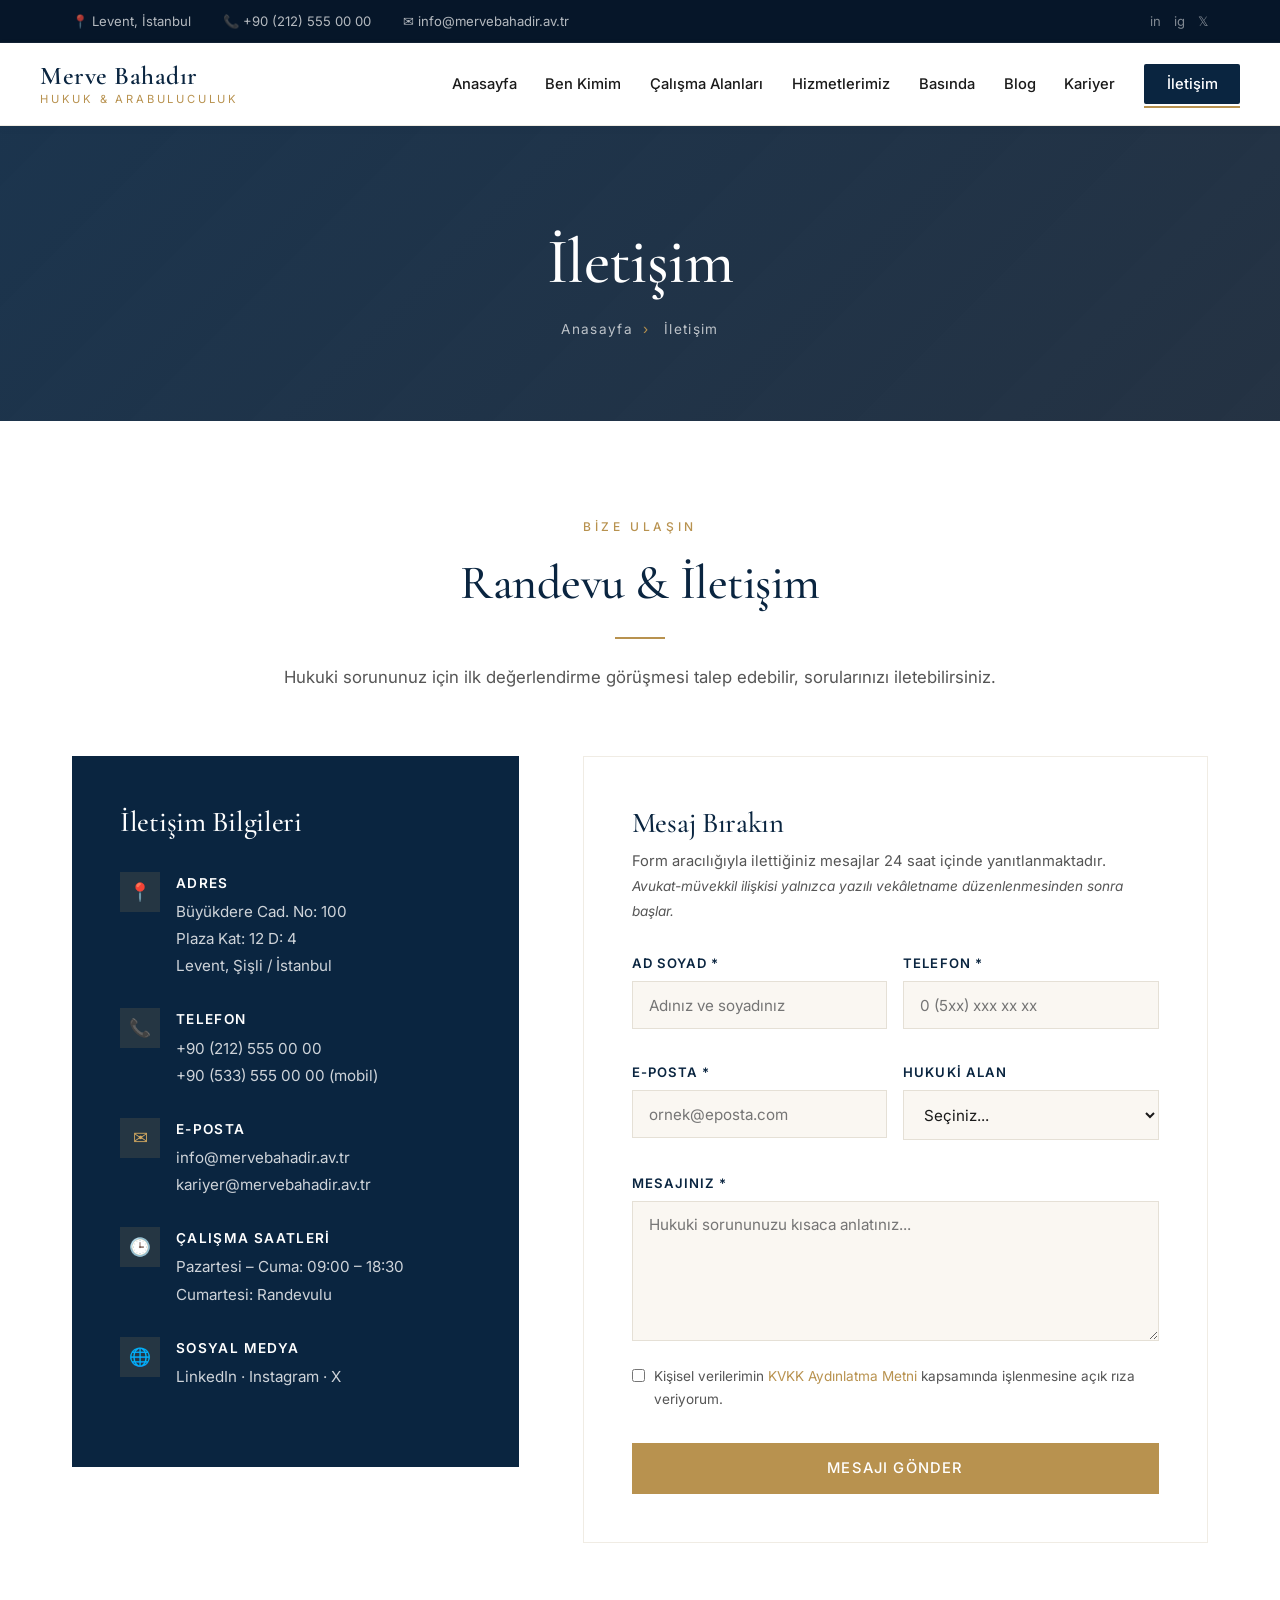
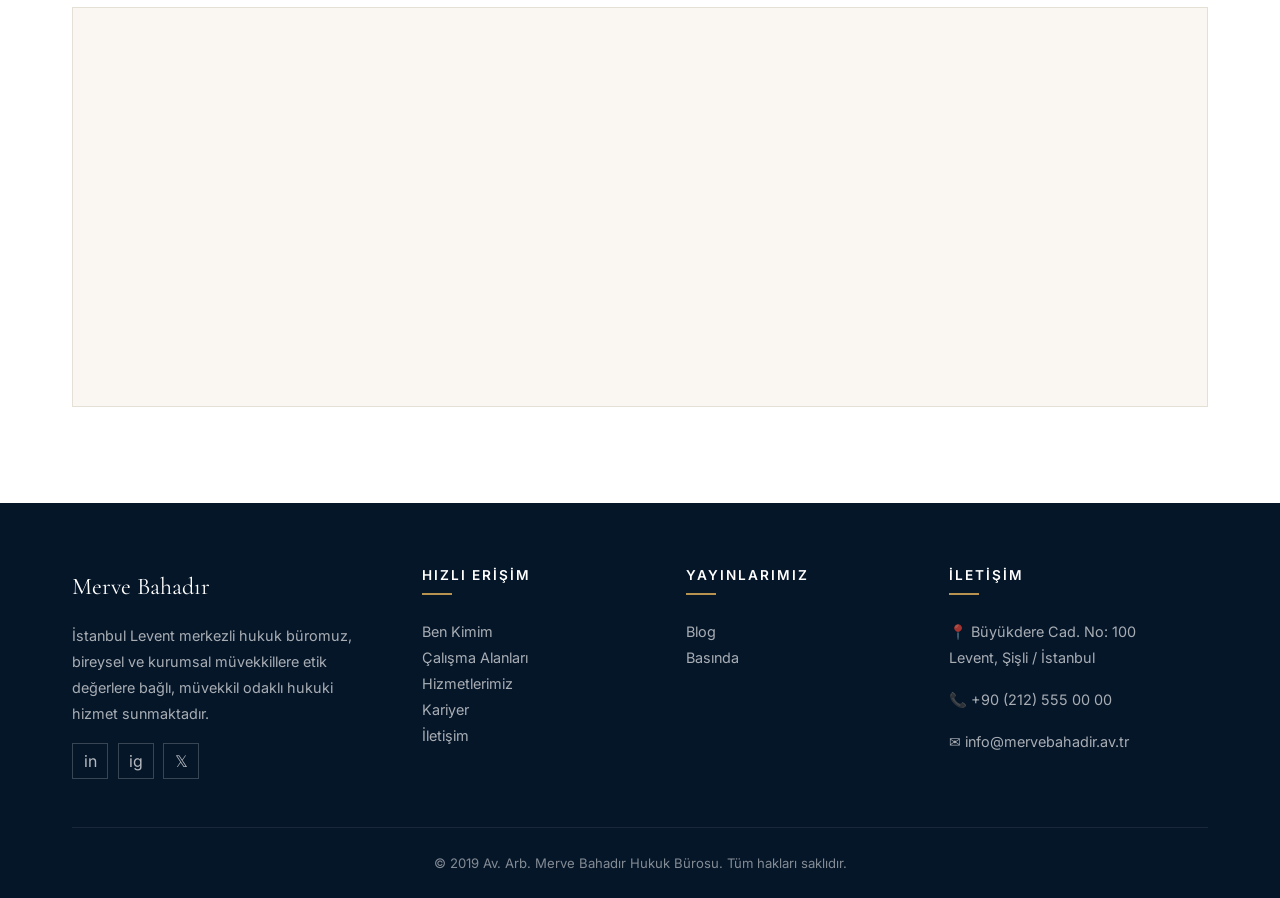
<file: iletisim.html>
<!DOCTYPE html>
<html lang="tr">
<head>
  <meta charset="UTF-8">
  <meta name="viewport" content="width=device-width, initial-scale=1.0">
  <title>İletişim | Av. Merve Bahadır</title>
  <link rel="preconnect" href="https://fonts.googleapis.com">
  <link rel="preconnect" href="https://fonts.gstatic.com" crossorigin>
  <link href="https://fonts.googleapis.com/css2?family=Cormorant+Garamond:ital,wght@0,400;0,500;0,600;1,400;1,500&family=Inter:wght@300;400;500;600;700&display=swap" rel="stylesheet">
  <link rel="stylesheet" href="css/style.css">
</head>
<body>

  <div class="topbar">
    <div class="container">
      <div class="topbar-info">
        <span>📍 Levent, İstanbul</span>
        <span>📞 +90 (212) 555 00 00</span>
        <span>✉ info@mervebahadir.av.tr</span>
      </div>
      <div class="topbar-social"><a href="#">in</a><a href="#">ig</a><a href="#">𝕏</a></div>
    </div>
  </div>

  <header>
    <div class="container nav-wrap">
      <a href="index.html" class="logo">
        <span class="logo-name">Merve Bahadır</span>
        <span class="logo-sub">Hukuk & Arabuluculuk</span>
      </a>
      <button class="menu-toggle" aria-label="Menü">☰</button>
      <nav>
        <ul>
          <li><a href="index.html">Anasayfa</a></li>
          <li><a href="ben-kimim.html">Ben Kimim</a></li>
          <li><a href="calisma-alanlarimiz.html">Çalışma Alanları</a></li>
          <li><a href="hizmetlerimiz.html">Hizmetlerimiz</a></li>
          <li><a href="basinda.html">Basında</a></li>
          <li><a href="blog.html">Blog</a></li>
          <li><a href="kariyer.html">Kariyer</a></li>
          <li><a href="iletisim.html" class="nav-cta active">İletişim</a></li>
        </ul>
      </nav>
    </div>
  </header>

  <section class="page-header">
    <div class="container">
      <h1>İletişim</h1>
      <div class="breadcrumb"><a href="index.html">Anasayfa</a><span>›</span> İletişim</div>
    </div>
  </section>

  <section>
    <div class="container">
      <div class="section-head fade-in">
        <span class="section-eyebrow">Bize Ulaşın</span>
        <h2>Randevu & İletişim</h2>
        <div class="section-divider"></div>
        <p>Hukuki sorununuz için ilk değerlendirme görüşmesi talep edebilir, sorularınızı iletebilirsiniz.</p>
      </div>

      <div class="contact-grid">
        <div class="contact-info-card fade-in">
          <h3>İletişim Bilgileri</h3>

          <div class="contact-row">
            <div class="contact-icon">📍</div>
            <div>
              <strong>Adres</strong>
              <span>Büyükdere Cad. No: 100<br>Plaza Kat: 12 D: 4<br>Levent, Şişli / İstanbul</span>
            </div>
          </div>

          <div class="contact-row">
            <div class="contact-icon">📞</div>
            <div>
              <strong>Telefon</strong>
              <span>+90 (212) 555 00 00<br>+90 (533) 555 00 00 (mobil)</span>
            </div>
          </div>

          <div class="contact-row">
            <div class="contact-icon">✉</div>
            <div>
              <strong>E-Posta</strong>
              <span>info@mervebahadir.av.tr<br>kariyer@mervebahadir.av.tr</span>
            </div>
          </div>

          <div class="contact-row">
            <div class="contact-icon">🕒</div>
            <div>
              <strong>Çalışma Saatleri</strong>
              <span>Pazartesi – Cuma: 09:00 – 18:30<br>Cumartesi: Randevulu</span>
            </div>
          </div>

          <div class="contact-row">
            <div class="contact-icon">🌐</div>
            <div>
              <strong>Sosyal Medya</strong>
              <span>LinkedIn · Instagram · X</span>
            </div>
          </div>
        </div>

        <form class="contact-form fade-in" novalidate>
          <h3 style="margin-bottom:0.5rem;">Mesaj Bırakın</h3>
          <p style="font-size:0.92rem; color:var(--text-soft); margin-bottom:1.8rem;">
            Form aracılığıyla ilettiğiniz mesajlar 24 saat içinde yanıtlanmaktadır.
            <br><em style="font-size:0.85rem;">Avukat-müvekkil ilişkisi yalnızca yazılı vekâletname düzenlenmesinden sonra başlar.</em>
          </p>

          <div class="form-row">
            <div class="form-field">
              <label for="ad">Ad Soyad *</label>
              <input id="ad" type="text" required placeholder="Adınız ve soyadınız">
            </div>
            <div class="form-field">
              <label for="tel">Telefon *</label>
              <input id="tel" type="tel" required placeholder="0 (5xx) xxx xx xx">
            </div>
          </div>

          <div class="form-row">
            <div class="form-field">
              <label for="email">E-Posta *</label>
              <input id="email" type="email" required placeholder="ornek@eposta.com">
            </div>
            <div class="form-field">
              <label for="konu">Hukuki Alan</label>
              <select id="konu">
                <option>Seçiniz...</option>
                <option>Aile Hukuku</option>
                <option>Ticaret Hukuku</option>
                <option>İş Hukuku</option>
                <option>Gayrimenkul Hukuku</option>
                <option>Ceza Hukuku</option>
                <option>KVKK / Veri Koruma</option>
                <option>Miras Hukuku</option>
                <option>Diğer</option>
              </select>
            </div>
          </div>

          <div class="form-field">
            <label for="mesaj">Mesajınız *</label>
            <textarea id="mesaj" required placeholder="Hukuki sorununuzu kısaca anlatınız..."></textarea>
          </div>

          <div class="form-field">
            <label style="display:flex; align-items:flex-start; gap:0.6rem; text-transform:none; letter-spacing:0; font-weight:400; font-size:0.85rem; color:var(--text-soft);">
              <input type="checkbox" required style="width:auto; margin-top:4px;">
              <span>Kişisel verilerimin <a href="#" style="color:var(--gold);">KVKK Aydınlatma Metni</a> kapsamında işlenmesine açık rıza veriyorum.</span>
            </label>
          </div>

          <button type="submit" class="btn btn-primary" style="width:100%; margin-top:1rem;">Mesajı Gönder</button>
        </form>
      </div>

      <div class="map-frame fade-in">
        <iframe
          src="https://www.openstreetmap.org/export/embed.html?bbox=29.005%2C41.080%2C29.025%2C41.090&layer=mapnik&marker=41.085%2C29.015"
          loading="lazy"
          referrerpolicy="no-referrer-when-downgrade"
          title="Ofis Konumu"></iframe>
      </div>
    </div>
  </section>

  <footer>
    <div class="container">
      <div class="footer-grid">
        <div class="footer-col">
          <div class="footer-logo">Merve Bahadır</div>
          <p>İstanbul Levent merkezli hukuk büromuz, bireysel ve kurumsal müvekkillere etik değerlere bağlı, müvekkil odaklı hukuki hizmet sunmaktadır.</p>
          <div class="footer-social"><a href="#">in</a><a href="#">ig</a><a href="#">𝕏</a></div>
        </div>
        <div class="footer-col">
          <h4>Hızlı Erişim</h4>
          <ul>
            <li><a href="ben-kimim.html">Ben Kimim</a></li>
            <li><a href="calisma-alanlarimiz.html">Çalışma Alanları</a></li>
            <li><a href="hizmetlerimiz.html">Hizmetlerimiz</a></li>
            <li><a href="kariyer.html">Kariyer</a></li>
            <li><a href="iletisim.html">İletişim</a></li>
          </ul>
        </div>
        <div class="footer-col">
          <h4>Yayınlarımız</h4>
          <ul>
            <li><a href="blog.html">Blog</a></li>
            <li><a href="basinda.html">Basında</a></li>
          </ul>
        </div>
        <div class="footer-col">
          <h4>İletişim</h4>
          <p>📍 Büyükdere Cad. No: 100<br>Levent, Şişli / İstanbul</p>
          <p>📞 +90 (212) 555 00 00</p>
          <p>✉ info@mervebahadir.av.tr</p>
        </div>
      </div>
      <div class="footer-bottom">© 2019 Av. Arb. Merve Bahadır Hukuk Bürosu. Tüm hakları saklıdır.</div>
    </div>
  </footer>

  <script src="js/main.js"></script>
</body>
</html>
</file>
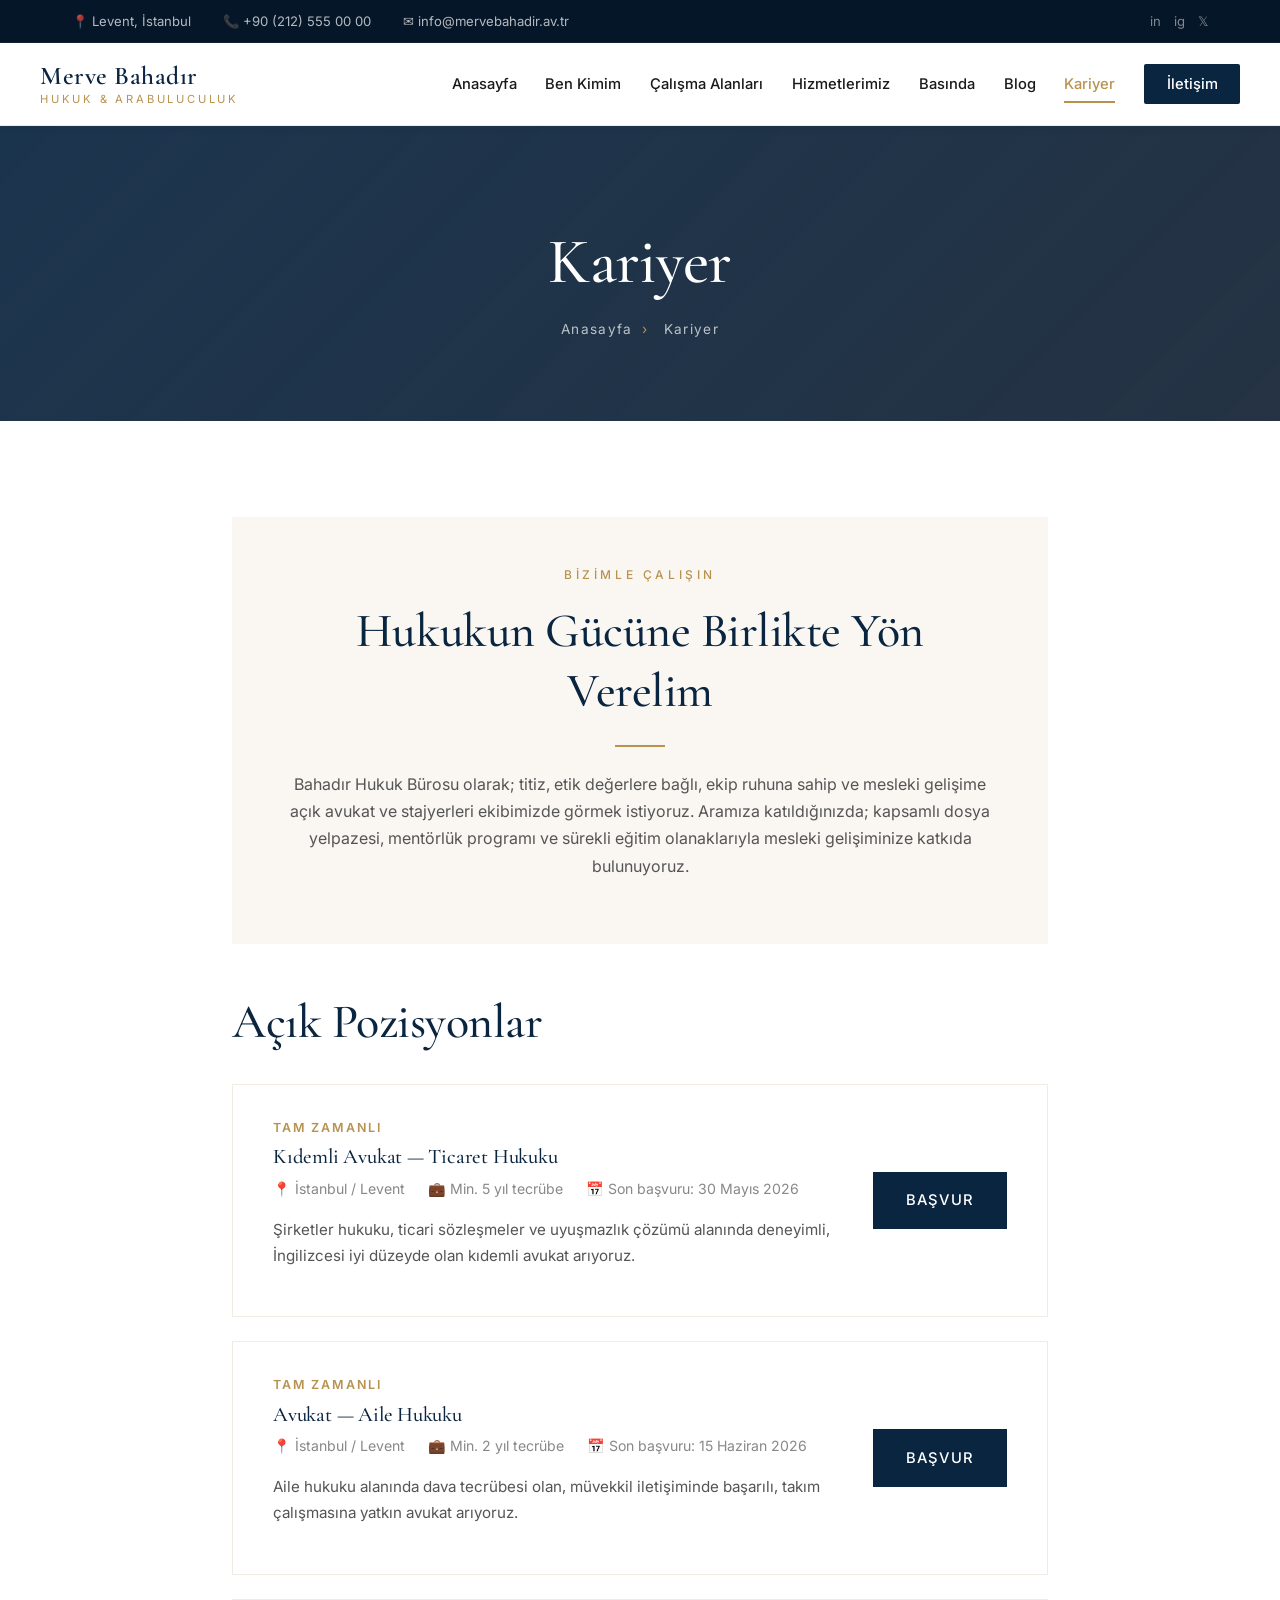
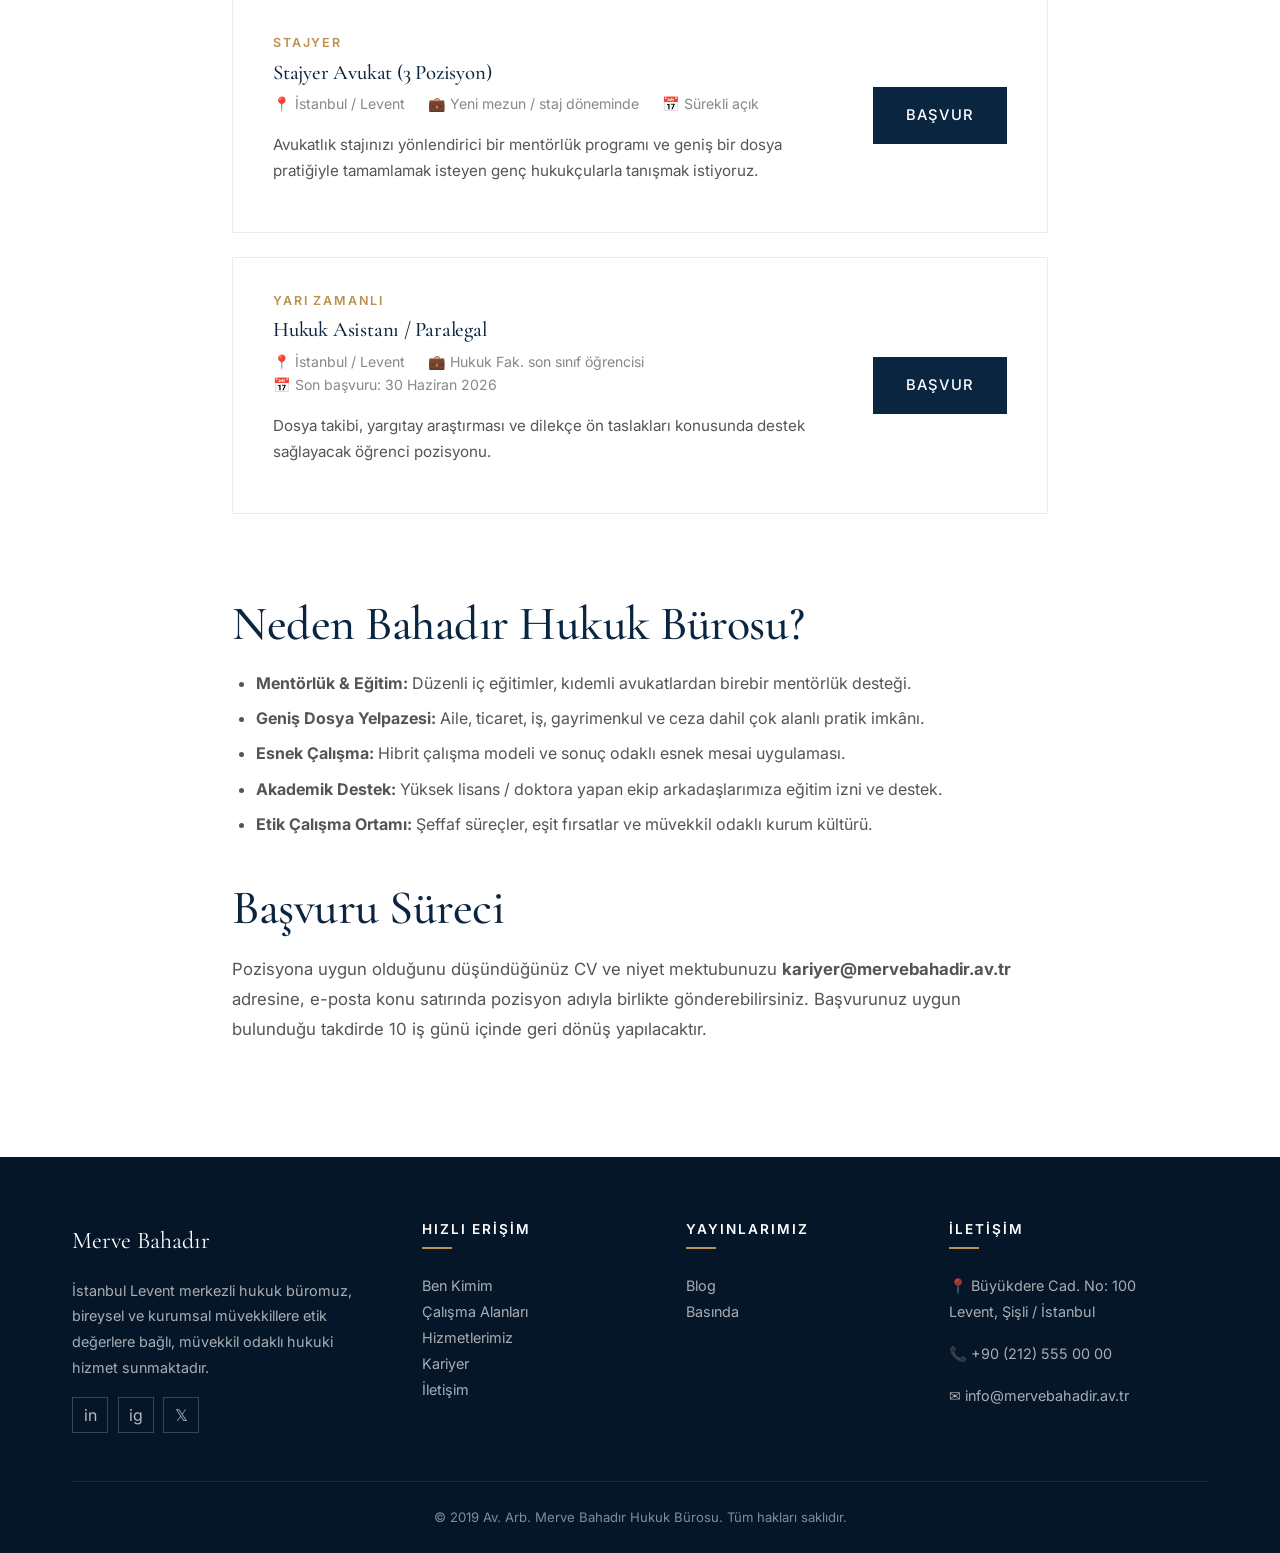
<file: kariyer.html>
<!DOCTYPE html>
<html lang="tr">
<head>
  <meta charset="UTF-8">
  <meta name="viewport" content="width=device-width, initial-scale=1.0">
  <title>Kariyer | Av. Merve Bahadır</title>
  <link rel="preconnect" href="https://fonts.googleapis.com">
  <link rel="preconnect" href="https://fonts.gstatic.com" crossorigin>
  <link href="https://fonts.googleapis.com/css2?family=Cormorant+Garamond:ital,wght@0,400;0,500;0,600;1,400;1,500&family=Inter:wght@300;400;500;600;700&display=swap" rel="stylesheet">
  <link rel="stylesheet" href="css/style.css">
</head>
<body>

  <div class="topbar">
    <div class="container">
      <div class="topbar-info">
        <span>📍 Levent, İstanbul</span>
        <span>📞 +90 (212) 555 00 00</span>
        <span>✉ info@mervebahadir.av.tr</span>
      </div>
      <div class="topbar-social"><a href="#">in</a><a href="#">ig</a><a href="#">𝕏</a></div>
    </div>
  </div>

  <header>
    <div class="container nav-wrap">
      <a href="index.html" class="logo">
        <span class="logo-name">Merve Bahadır</span>
        <span class="logo-sub">Hukuk & Arabuluculuk</span>
      </a>
      <button class="menu-toggle" aria-label="Menü">☰</button>
      <nav>
        <ul>
          <li><a href="index.html">Anasayfa</a></li>
          <li><a href="ben-kimim.html">Ben Kimim</a></li>
          <li><a href="calisma-alanlarimiz.html">Çalışma Alanları</a></li>
          <li><a href="hizmetlerimiz.html">Hizmetlerimiz</a></li>
          <li><a href="basinda.html">Basında</a></li>
          <li><a href="blog.html">Blog</a></li>
          <li><a href="kariyer.html" class="active">Kariyer</a></li>
          <li><a href="iletisim.html" class="nav-cta">İletişim</a></li>
        </ul>
      </nav>
    </div>
  </header>

  <section class="page-header">
    <div class="container">
      <h1>Kariyer</h1>
      <div class="breadcrumb"><a href="index.html">Anasayfa</a><span>›</span> Kariyer</div>
    </div>
  </section>

  <section>
    <div class="container-narrow">

      <div class="career-intro fade-in">
        <span class="section-eyebrow">Bizimle Çalışın</span>
        <h2 style="margin:0.6rem 0;">Hukukun Gücüne Birlikte Yön Verelim</h2>
        <div class="section-divider"></div>
        <p>Bahadır Hukuk Bürosu olarak; titiz, etik değerlere bağlı, ekip ruhuna sahip ve mesleki gelişime açık avukat ve stajyerleri ekibimizde görmek istiyoruz. Aramıza katıldığınızda; kapsamlı dosya yelpazesi, mentörlük programı ve sürekli eğitim olanaklarıyla mesleki gelişiminize katkıda bulunuyoruz.</p>
      </div>

      <h2 style="margin-bottom:2rem;">Açık Pozisyonlar</h2>

      <div class="job-card fade-in">
        <div>
          <div class="job-position">Tam Zamanlı</div>
          <h3>Kıdemli Avukat — Ticaret Hukuku</h3>
          <div class="job-meta">
            <span>📍 İstanbul / Levent</span>
            <span>💼 Min. 5 yıl tecrübe</span>
            <span>📅 Son başvuru: 30 Mayıs 2026</span>
          </div>
          <p style="margin-top:1rem; font-size:0.95rem;">Şirketler hukuku, ticari sözleşmeler ve uyuşmazlık çözümü alanında deneyimli, İngilizcesi iyi düzeyde olan kıdemli avukat arıyoruz.</p>
        </div>
        <a href="iletisim.html" class="btn btn-dark">Başvur</a>
      </div>

      <div class="job-card fade-in">
        <div>
          <div class="job-position">Tam Zamanlı</div>
          <h3>Avukat — Aile Hukuku</h3>
          <div class="job-meta">
            <span>📍 İstanbul / Levent</span>
            <span>💼 Min. 2 yıl tecrübe</span>
            <span>📅 Son başvuru: 15 Haziran 2026</span>
          </div>
          <p style="margin-top:1rem; font-size:0.95rem;">Aile hukuku alanında dava tecrübesi olan, müvekkil iletişiminde başarılı, takım çalışmasına yatkın avukat arıyoruz.</p>
        </div>
        <a href="iletisim.html" class="btn btn-dark">Başvur</a>
      </div>

      <div class="job-card fade-in">
        <div>
          <div class="job-position">Stajyer</div>
          <h3>Stajyer Avukat (3 Pozisyon)</h3>
          <div class="job-meta">
            <span>📍 İstanbul / Levent</span>
            <span>💼 Yeni mezun / staj döneminde</span>
            <span>📅 Sürekli açık</span>
          </div>
          <p style="margin-top:1rem; font-size:0.95rem;">Avukatlık stajınızı yönlendirici bir mentörlük programı ve geniş bir dosya pratiğiyle tamamlamak isteyen genç hukukçularla tanışmak istiyoruz.</p>
        </div>
        <a href="iletisim.html" class="btn btn-dark">Başvur</a>
      </div>

      <div class="job-card fade-in">
        <div>
          <div class="job-position">Yarı Zamanlı</div>
          <h3>Hukuk Asistanı / Paralegal</h3>
          <div class="job-meta">
            <span>📍 İstanbul / Levent</span>
            <span>💼 Hukuk Fak. son sınıf öğrencisi</span>
            <span>📅 Son başvuru: 30 Haziran 2026</span>
          </div>
          <p style="margin-top:1rem; font-size:0.95rem;">Dosya takibi, yargıtay araştırması ve dilekçe ön taslakları konusunda destek sağlayacak öğrenci pozisyonu.</p>
        </div>
        <a href="iletisim.html" class="btn btn-dark">Başvur</a>
      </div>

      <div class="content fade-in" style="margin-top:5rem;">
        <h2>Neden Bahadır Hukuk Bürosu?</h2>
        <ul>
          <li><strong>Mentörlük & Eğitim:</strong> Düzenli iç eğitimler, kıdemli avukatlardan birebir mentörlük desteği.</li>
          <li><strong>Geniş Dosya Yelpazesi:</strong> Aile, ticaret, iş, gayrimenkul ve ceza dahil çok alanlı pratik imkânı.</li>
          <li><strong>Esnek Çalışma:</strong> Hibrit çalışma modeli ve sonuç odaklı esnek mesai uygulaması.</li>
          <li><strong>Akademik Destek:</strong> Yüksek lisans / doktora yapan ekip arkadaşlarımıza eğitim izni ve destek.</li>
          <li><strong>Etik Çalışma Ortamı:</strong> Şeffaf süreçler, eşit fırsatlar ve müvekkil odaklı kurum kültürü.</li>
        </ul>

        <h2>Başvuru Süreci</h2>
        <p>Pozisyona uygun olduğunu düşündüğünüz CV ve niyet mektubunuzu <strong>kariyer@mervebahadir.av.tr</strong> adresine, e-posta konu satırında pozisyon adıyla birlikte gönderebilirsiniz. Başvurunuz uygun bulunduğu takdirde 10 iş günü içinde geri dönüş yapılacaktır.</p>
      </div>

    </div>
  </section>

  <footer>
    <div class="container">
      <div class="footer-grid">
        <div class="footer-col">
          <div class="footer-logo">Merve Bahadır</div>
          <p>İstanbul Levent merkezli hukuk büromuz, bireysel ve kurumsal müvekkillere etik değerlere bağlı, müvekkil odaklı hukuki hizmet sunmaktadır.</p>
          <div class="footer-social"><a href="#">in</a><a href="#">ig</a><a href="#">𝕏</a></div>
        </div>
        <div class="footer-col">
          <h4>Hızlı Erişim</h4>
          <ul>
            <li><a href="ben-kimim.html">Ben Kimim</a></li>
            <li><a href="calisma-alanlarimiz.html">Çalışma Alanları</a></li>
            <li><a href="hizmetlerimiz.html">Hizmetlerimiz</a></li>
            <li><a href="kariyer.html">Kariyer</a></li>
            <li><a href="iletisim.html">İletişim</a></li>
          </ul>
        </div>
        <div class="footer-col">
          <h4>Yayınlarımız</h4>
          <ul>
            <li><a href="blog.html">Blog</a></li>
            <li><a href="basinda.html">Basında</a></li>
          </ul>
        </div>
        <div class="footer-col">
          <h4>İletişim</h4>
          <p>📍 Büyükdere Cad. No: 100<br>Levent, Şişli / İstanbul</p>
          <p>📞 +90 (212) 555 00 00</p>
          <p>✉ info@mervebahadir.av.tr</p>
        </div>
      </div>
      <div class="footer-bottom">© 2019 Av. Arb. Merve Bahadır Hukuk Bürosu. Tüm hakları saklıdır.</div>
    </div>
  </footer>

  <script src="js/main.js"></script>
</body>
</html>
</file>
<file: css/style.css>
/* ============================================
   Merve Bahadır Hukuk Bürosu - Stylesheet
   ============================================ */

:root {
  --navy: #0a2540;
  --navy-dark: #061629;
  --navy-light: #1a3a5c;
  --gold: #b8924f;
  --gold-light: #d4a960;
  --gold-dark: #8c6e3a;
  --cream: #faf7f2;
  --bg: #ffffff;
  --text: #1a1a1a;
  --text-soft: #555;
  --text-muted: #888;
  --border: #e5e0d6;
  --border-soft: #f0ece4;
  --shadow-sm: 0 2px 8px rgba(10, 37, 64, 0.06);
  --shadow-md: 0 4px 24px rgba(10, 37, 64, 0.08);
  --shadow-lg: 0 12px 40px rgba(10, 37, 64, 0.12);
  --serif: 'Cormorant Garamond', 'Playfair Display', Georgia, serif;
  --sans: 'Inter', -apple-system, BlinkMacSystemFont, 'Segoe UI', sans-serif;
  --max-w: 1200px;
}

* {
  margin: 0;
  padding: 0;
  box-sizing: border-box;
}

html {
  scroll-behavior: smooth;
  -webkit-font-smoothing: antialiased;
  -moz-osx-font-smoothing: grayscale;
}

body {
  font-family: var(--sans);
  font-size: 16px;
  line-height: 1.7;
  color: var(--text);
  background: var(--bg);
  overflow-x: hidden;
}

img {
  max-width: 100%;
  display: block;
}

a {
  color: inherit;
  text-decoration: none;
  transition: color 0.2s ease;
}

h1, h2, h3, h4 {
  font-family: var(--serif);
  font-weight: 500;
  line-height: 1.25;
  color: var(--navy);
  letter-spacing: -0.01em;
}

h1 { font-size: clamp(2.4rem, 5vw, 4rem); }
h2 { font-size: clamp(2rem, 4vw, 3rem); }
h3 { font-size: clamp(1.4rem, 2.5vw, 1.8rem); }
h4 { font-size: 1.2rem; }

p { margin-bottom: 1rem; color: var(--text-soft); }

.container {
  max-width: var(--max-w);
  margin: 0 auto;
  padding: 0 2rem;
}

.container-narrow {
  max-width: 880px;
  margin: 0 auto;
  padding: 0 2rem;
}

/* ============================================
   TOP BAR
   ============================================ */
.topbar {
  background: var(--navy-dark);
  color: rgba(255,255,255,0.7);
  font-size: 0.82rem;
  padding: 0.6rem 0;
  border-bottom: 1px solid rgba(255,255,255,0.05);
}

.topbar .container {
  display: flex;
  justify-content: space-between;
  align-items: center;
  gap: 2rem;
  flex-wrap: wrap;
}

.topbar-info {
  display: flex;
  gap: 2rem;
  flex-wrap: wrap;
}

.topbar-info span {
  display: inline-flex;
  align-items: center;
  gap: 0.4rem;
}

.topbar-social a {
  margin-left: 0.8rem;
  opacity: 0.7;
  transition: opacity 0.2s;
}

.topbar-social a:hover { opacity: 1; color: var(--gold-light); }

/* ============================================
   HEADER / NAV
   ============================================ */
header {
  background: var(--bg);
  border-bottom: 1px solid var(--border-soft);
  position: sticky;
  top: 0;
  z-index: 100;
  box-shadow: var(--shadow-sm);
}

.nav-wrap {
  display: flex;
  justify-content: space-between;
  align-items: center;
  padding: 1.2rem 0;
}

.logo {
  display: flex;
  flex-direction: column;
  line-height: 1.1;
}

.logo-name {
  font-family: var(--serif);
  font-size: 1.6rem;
  font-weight: 600;
  color: var(--navy);
  letter-spacing: 0.02em;
}

.logo-sub {
  font-size: 0.7rem;
  letter-spacing: 0.25em;
  color: var(--gold);
  text-transform: uppercase;
  margin-top: 0.2rem;
}

nav ul {
  list-style: none;
  display: flex;
  gap: 1.8rem;
  align-items: center;
}

nav a {
  font-size: 0.92rem;
  color: var(--text);
  font-weight: 500;
  position: relative;
  padding: 0.4rem 0;
  transition: color 0.2s;
}

nav a:hover { color: var(--gold); }

nav a.active {
  color: var(--gold);
}

nav a.active::after {
  content: '';
  position: absolute;
  bottom: -4px;
  left: 0;
  right: 0;
  height: 2px;
  background: var(--gold);
}

.nav-cta {
  background: var(--navy);
  color: #fff !important;
  padding: 0.7rem 1.4rem !important;
  border-radius: 2px;
  transition: background 0.25s;
}

.nav-cta:hover { background: var(--gold) !important; color: #fff !important; }

.menu-toggle {
  display: none;
  background: none;
  border: none;
  cursor: pointer;
  padding: 0.5rem;
  color: var(--navy);
  font-size: 1.5rem;
}

/* ============================================
   HERO
   ============================================ */
.hero {
  position: relative;
  min-height: 78vh;
  display: flex;
  align-items: center;
  background:
    linear-gradient(135deg, rgba(10,37,64,0.92) 0%, rgba(6,22,41,0.85) 100%),
    url('https://images.unsplash.com/photo-1505664194779-8beaceb93744?w=1600&q=80') center/cover;
  color: #fff;
  padding: 6rem 0;
  overflow: hidden;
}

.hero::before {
  content: '';
  position: absolute;
  top: 0; right: 0; bottom: 0;
  width: 35%;
  background: linear-gradient(to left, rgba(184,146,79,0.15), transparent);
  pointer-events: none;
}

.hero-inner {
  position: relative;
  max-width: 760px;
  z-index: 2;
}

.hero-eyebrow {
  display: inline-block;
  font-size: 0.8rem;
  letter-spacing: 0.3em;
  text-transform: uppercase;
  color: var(--gold-light);
  margin-bottom: 1.5rem;
  border-left: 2px solid var(--gold);
  padding-left: 1rem;
}

.hero h1 {
  color: #fff;
  font-weight: 400;
  margin-bottom: 1.5rem;
}

.hero h1 em {
  font-style: italic;
  color: var(--gold-light);
}

.hero-lead {
  font-size: 1.15rem;
  line-height: 1.7;
  color: rgba(255,255,255,0.85);
  margin-bottom: 2.5rem;
  max-width: 620px;
}

.hero-actions {
  display: flex;
  gap: 1rem;
  flex-wrap: wrap;
}

/* ============================================
   BUTTONS
   ============================================ */
.btn {
  display: inline-block;
  padding: 0.95rem 2rem;
  font-size: 0.92rem;
  letter-spacing: 0.08em;
  text-transform: uppercase;
  font-weight: 500;
  border: 1px solid transparent;
  cursor: pointer;
  transition: all 0.25s;
  font-family: var(--sans);
}

.btn-primary {
  background: var(--gold);
  color: #fff;
  border-color: var(--gold);
}

.btn-primary:hover {
  background: var(--gold-dark);
  border-color: var(--gold-dark);
  color: #fff;
}

.btn-outline {
  background: transparent;
  color: #fff;
  border-color: rgba(255,255,255,0.4);
}

.btn-outline:hover {
  background: #fff;
  color: var(--navy);
}

.btn-dark {
  background: var(--navy);
  color: #fff;
  border-color: var(--navy);
}

.btn-dark:hover {
  background: var(--gold);
  border-color: var(--gold);
}

/* ============================================
   SECTIONS
   ============================================ */
section {
  padding: 6rem 0;
}

.section-head {
  text-align: center;
  max-width: 720px;
  margin: 0 auto 4rem;
}

.section-eyebrow {
  display: block;
  font-size: 0.75rem;
  letter-spacing: 0.3em;
  text-transform: uppercase;
  color: var(--gold);
  margin-bottom: 1rem;
  font-weight: 500;
}

.section-divider {
  width: 50px;
  height: 2px;
  background: var(--gold);
  margin: 1.5rem auto;
}

.section-head p {
  color: var(--text-soft);
  font-size: 1.05rem;
}

.section-light { background: var(--cream); }
.section-dark { background: var(--navy); color: #fff; }
.section-dark h2, .section-dark h3 { color: #fff; }
.section-dark p { color: rgba(255,255,255,0.8); }

/* ============================================
   ABOUT PREVIEW (homepage)
   ============================================ */
.about-grid {
  display: grid;
  grid-template-columns: 1fr 1.2fr;
  gap: 4rem;
  align-items: center;
}

.about-img {
  position: relative;
}

.about-img img {
  width: 100%;
  aspect-ratio: 4/5;
  object-fit: cover;
  filter: grayscale(20%);
}

.about-img::before {
  content: '';
  position: absolute;
  top: 20px;
  left: 20px;
  right: -20px;
  bottom: -20px;
  border: 2px solid var(--gold);
  z-index: -1;
}

.about-text h2 { margin-bottom: 1.5rem; }

.about-signature {
  font-family: var(--serif);
  font-style: italic;
  font-size: 1.4rem;
  color: var(--navy);
  margin-top: 2rem;
}

/* ============================================
   PRACTICE / SERVICES GRID
   ============================================ */
.cards-grid {
  display: grid;
  grid-template-columns: repeat(auto-fit, minmax(280px, 1fr));
  gap: 1.5rem;
}

.card {
  background: #fff;
  border: 1px solid var(--border-soft);
  padding: 2.5rem 2rem;
  transition: all 0.3s;
  position: relative;
  overflow: hidden;
}

.card::before {
  content: '';
  position: absolute;
  top: 0;
  left: 0;
  width: 0;
  height: 3px;
  background: var(--gold);
  transition: width 0.3s;
}

.card:hover {
  transform: translateY(-4px);
  box-shadow: var(--shadow-md);
  border-color: transparent;
}

.card:hover::before { width: 100%; }

.card-icon {
  width: 56px;
  height: 56px;
  display: flex;
  align-items: center;
  justify-content: center;
  background: var(--cream);
  color: var(--gold);
  font-size: 1.6rem;
  margin-bottom: 1.5rem;
  border-radius: 50%;
}

.card h3 {
  font-size: 1.3rem;
  margin-bottom: 0.8rem;
}

.card p {
  font-size: 0.95rem;
  color: var(--text-soft);
  margin-bottom: 1rem;
}

.card-link {
  font-size: 0.85rem;
  letter-spacing: 0.1em;
  text-transform: uppercase;
  color: var(--gold);
  font-weight: 600;
  display: inline-flex;
  align-items: center;
  gap: 0.4rem;
}

.card-link:hover { color: var(--navy); }

/* ============================================
   STATS BAR
   ============================================ */
.stats {
  background: var(--navy);
  color: #fff;
  padding: 4rem 0;
}

.stats-grid {
  display: grid;
  grid-template-columns: repeat(auto-fit, minmax(180px, 1fr));
  gap: 2rem;
  text-align: center;
}

.stat-num {
  font-family: var(--serif);
  font-size: 3.5rem;
  color: var(--gold-light);
  font-weight: 500;
  line-height: 1;
}

.stat-label {
  font-size: 0.85rem;
  letter-spacing: 0.15em;
  text-transform: uppercase;
  color: rgba(255,255,255,0.7);
  margin-top: 0.5rem;
}

/* ============================================
   BLOG / NEWS GRID
   ============================================ */
.posts-grid {
  display: grid;
  grid-template-columns: repeat(auto-fit, minmax(320px, 1fr));
  gap: 2rem;
}

.post-card {
  background: #fff;
  border: 1px solid var(--border-soft);
  overflow: hidden;
  transition: all 0.3s;
}

.post-card:hover {
  box-shadow: var(--shadow-md);
  transform: translateY(-3px);
}

.post-img {
  aspect-ratio: 16/10;
  background: var(--cream);
  background-size: cover;
  background-position: center;
  position: relative;
  overflow: hidden;
}

.post-tag {
  position: absolute;
  top: 1rem;
  left: 1rem;
  background: var(--gold);
  color: #fff;
  font-size: 0.7rem;
  letter-spacing: 0.15em;
  text-transform: uppercase;
  padding: 0.4rem 0.8rem;
  font-weight: 600;
}

.post-body {
  padding: 1.8rem;
}

.post-meta {
  font-size: 0.8rem;
  color: var(--text-muted);
  letter-spacing: 0.05em;
  margin-bottom: 0.6rem;
  text-transform: uppercase;
}

.post-card h3 {
  font-size: 1.25rem;
  margin-bottom: 0.7rem;
  line-height: 1.35;
}

.post-card h3 a:hover { color: var(--gold); }

.post-excerpt {
  font-size: 0.92rem;
  color: var(--text-soft);
}

/* ============================================
   PAGE HEADER (inner pages)
   ============================================ */
.page-header {
  background:
    linear-gradient(135deg, rgba(10,37,64,0.93) 0%, rgba(6,22,41,0.88) 100%),
    url('https://images.unsplash.com/photo-1589994965851-a8f479c573a9?w=1600&q=80') center/cover;
  color: #fff;
  padding: 6rem 0 5rem;
  text-align: center;
}

.page-header h1 {
  color: #fff;
  margin-bottom: 1rem;
}

.breadcrumb {
  font-size: 0.85rem;
  color: rgba(255,255,255,0.7);
  letter-spacing: 0.1em;
}

.breadcrumb a:hover { color: var(--gold-light); }

.breadcrumb span { margin: 0 0.6rem; color: var(--gold); }

/* ============================================
   CONTENT (rich text on inner pages)
   ============================================ */
.content {
  max-width: 820px;
  margin: 0 auto;
}

.content h2 { margin: 2.5rem 0 1rem; }
.content h3 { margin: 2rem 0 0.8rem; color: var(--navy); }
.content p { font-size: 1.05rem; line-height: 1.8; }
.content ul, .content ol {
  padding-left: 1.5rem;
  margin-bottom: 1.5rem;
  color: var(--text-soft);
}
.content li { margin-bottom: 0.5rem; line-height: 1.7; }

.lead {
  font-size: 1.2rem;
  color: var(--navy);
  font-style: italic;
  border-left: 3px solid var(--gold);
  padding-left: 1.5rem;
  margin-bottom: 2.5rem;
}

/* ============================================
   PROFILE (Ben Kimim)
   ============================================ */
.profile-grid {
  display: grid;
  grid-template-columns: 320px 1fr;
  gap: 4rem;
  margin-bottom: 4rem;
}

.profile-photo {
  position: relative;
}

.profile-photo img {
  width: 100%;
  aspect-ratio: 3/4;
  object-fit: cover;
}

.profile-photo::after {
  content: '';
  position: absolute;
  bottom: -16px;
  right: -16px;
  width: 80px;
  height: 80px;
  background: var(--gold);
  z-index: -1;
}

.profile-info h1 {
  margin-bottom: 0.3rem;
}

.profile-title {
  color: var(--gold);
  font-size: 1.05rem;
  letter-spacing: 0.15em;
  text-transform: uppercase;
  margin-bottom: 1.5rem;
}

.cv-section {
  margin-bottom: 2rem;
}

.cv-section h3 {
  font-size: 1.1rem;
  text-transform: uppercase;
  letter-spacing: 0.12em;
  color: var(--gold);
  margin-bottom: 1rem;
  font-family: var(--sans);
  font-weight: 600;
}

.cv-item {
  border-left: 2px solid var(--border);
  padding-left: 1.2rem;
  margin-bottom: 1.2rem;
  position: relative;
}

.cv-item::before {
  content: '';
  position: absolute;
  left: -5px;
  top: 8px;
  width: 8px;
  height: 8px;
  background: var(--gold);
  border-radius: 50%;
}

.cv-year {
  font-size: 0.82rem;
  color: var(--gold);
  font-weight: 600;
  letter-spacing: 0.05em;
}

.cv-item h4 {
  font-family: var(--sans);
  font-size: 1rem;
  font-weight: 600;
  color: var(--navy);
  margin: 0.2rem 0;
}

.cv-item p {
  font-size: 0.92rem;
  margin: 0;
}

/* ============================================
   PRESS / EVENTS LIST
   ============================================ */
.list-item {
  display: grid;
  grid-template-columns: 130px 1fr auto;
  gap: 2rem;
  padding: 2rem 0;
  border-bottom: 1px solid var(--border-soft);
  align-items: center;
  transition: background 0.2s;
}

.list-item:hover { background: var(--cream); padding-left: 1rem; padding-right: 1rem; }

.list-date {
  text-align: center;
  font-family: var(--serif);
  border-right: 1px solid var(--border);
  padding-right: 1.5rem;
}

.list-date .day {
  font-size: 2.2rem;
  color: var(--gold);
  line-height: 1;
  font-weight: 500;
}

.list-date .month {
  font-size: 0.8rem;
  letter-spacing: 0.15em;
  text-transform: uppercase;
  color: var(--navy);
  margin-top: 0.3rem;
  font-family: var(--sans);
  font-weight: 600;
}

.list-body h3 {
  font-size: 1.25rem;
  margin-bottom: 0.4rem;
}

.list-body p {
  font-size: 0.92rem;
  margin: 0;
}

.list-source {
  font-size: 0.8rem;
  letter-spacing: 0.1em;
  text-transform: uppercase;
  color: var(--gold);
  font-weight: 600;
}

/* ============================================
   ANNOUNCEMENT BLOCK
   ============================================ */
.announce-card {
  background: #fff;
  border-left: 4px solid var(--gold);
  padding: 2rem 2.5rem;
  margin-bottom: 1.5rem;
  box-shadow: var(--shadow-sm);
  transition: all 0.25s;
}

.announce-card:hover { box-shadow: var(--shadow-md); }

.announce-card .post-meta { margin-bottom: 0.5rem; }

.announce-card h3 {
  font-size: 1.35rem;
  margin-bottom: 0.6rem;
}

/* ============================================
   PUBLICATION CARD
   ============================================ */
.pub-card {
  display: grid;
  grid-template-columns: 140px 1fr;
  gap: 2rem;
  padding: 2rem;
  background: #fff;
  border: 1px solid var(--border-soft);
  margin-bottom: 1.5rem;
  transition: all 0.25s;
}

.pub-card:hover { box-shadow: var(--shadow-md); }

.pub-cover {
  aspect-ratio: 3/4;
  background: linear-gradient(135deg, var(--navy) 0%, var(--navy-light) 100%);
  display: flex;
  align-items: center;
  justify-content: center;
  color: var(--gold-light);
  text-align: center;
  padding: 1rem;
  font-family: var(--serif);
  font-size: 0.85rem;
}

.pub-meta {
  font-size: 0.8rem;
  letter-spacing: 0.1em;
  text-transform: uppercase;
  color: var(--gold);
  font-weight: 600;
  margin-bottom: 0.5rem;
}

.pub-card h3 {
  font-size: 1.3rem;
  margin-bottom: 0.6rem;
}

.pub-card .pub-info {
  font-size: 0.88rem;
  color: var(--text-muted);
  margin-bottom: 1rem;
}

/* ============================================
   CAREER (Kariyer)
   ============================================ */
.career-intro {
  background: var(--cream);
  padding: 3rem;
  margin-bottom: 3rem;
  text-align: center;
}

.job-card {
  background: #fff;
  border: 1px solid var(--border-soft);
  padding: 2rem 2.5rem;
  margin-bottom: 1.5rem;
  display: grid;
  grid-template-columns: 1fr auto;
  gap: 2rem;
  align-items: center;
  transition: all 0.25s;
}

.job-card:hover { box-shadow: var(--shadow-md); border-color: var(--gold); }

.job-position {
  font-size: 0.78rem;
  letter-spacing: 0.15em;
  text-transform: uppercase;
  color: var(--gold);
  font-weight: 600;
}

.job-card h3 {
  margin: 0.4rem 0;
  font-size: 1.3rem;
}

.job-meta {
  font-size: 0.88rem;
  color: var(--text-muted);
}

.job-meta span {
  margin-right: 1.2rem;
  display: inline-flex;
  align-items: center;
  gap: 0.4rem;
}

/* ============================================
   CONTACT
   ============================================ */
.contact-grid {
  display: grid;
  grid-template-columns: 1fr 1.4fr;
  gap: 4rem;
}

.contact-info-card {
  background: var(--navy);
  color: #fff;
  padding: 3rem;
  height: fit-content;
}

.contact-info-card h3 { color: #fff; margin-bottom: 2rem; }

.contact-row {
  display: flex;
  gap: 1rem;
  margin-bottom: 1.8rem;
  align-items: flex-start;
}

.contact-icon {
  width: 40px;
  height: 40px;
  background: rgba(184,146,79,0.15);
  color: var(--gold-light);
  display: flex;
  align-items: center;
  justify-content: center;
  font-size: 1.1rem;
  flex-shrink: 0;
}

.contact-row strong {
  display: block;
  color: #fff;
  font-size: 0.85rem;
  letter-spacing: 0.1em;
  text-transform: uppercase;
  margin-bottom: 0.2rem;
  font-weight: 600;
}

.contact-row span {
  color: rgba(255,255,255,0.8);
  font-size: 0.95rem;
  line-height: 1.6;
}

.contact-form {
  background: #fff;
  padding: 3rem;
  border: 1px solid var(--border-soft);
}

.form-row {
  display: grid;
  grid-template-columns: 1fr 1fr;
  gap: 1rem;
  margin-bottom: 1rem;
}

.form-field {
  margin-bottom: 1rem;
}

.form-field label {
  display: block;
  font-size: 0.82rem;
  letter-spacing: 0.08em;
  text-transform: uppercase;
  color: var(--navy);
  font-weight: 600;
  margin-bottom: 0.4rem;
}

.form-field input,
.form-field select,
.form-field textarea {
  width: 100%;
  padding: 0.85rem 1rem;
  border: 1px solid var(--border);
  background: var(--cream);
  font-family: inherit;
  font-size: 0.95rem;
  color: var(--text);
  transition: all 0.2s;
}

.form-field input:focus,
.form-field select:focus,
.form-field textarea:focus {
  outline: none;
  border-color: var(--gold);
  background: #fff;
  box-shadow: 0 0 0 3px rgba(184,146,79,0.1);
}

.form-field textarea { min-height: 140px; resize: vertical; }

.map-frame {
  margin-top: 4rem;
  border: 1px solid var(--border);
  height: 400px;
  background: var(--cream);
  display: flex;
  align-items: center;
  justify-content: center;
  color: var(--text-muted);
}

.map-frame iframe { width: 100%; height: 100%; border: 0; }

/* ============================================
   CTA STRIP
   ============================================ */
.cta-strip {
  background: linear-gradient(135deg, var(--navy) 0%, var(--navy-dark) 100%);
  color: #fff;
  padding: 5rem 0;
  text-align: center;
  position: relative;
  overflow: hidden;
}

.cta-strip::before {
  content: '';
  position: absolute;
  top: -50%;
  right: -10%;
  width: 400px;
  height: 400px;
  background: radial-gradient(circle, rgba(184,146,79,0.12) 0%, transparent 70%);
}

.cta-strip h2 { color: #fff; margin-bottom: 1rem; }
.cta-strip p { color: rgba(255,255,255,0.85); margin-bottom: 2rem; max-width: 600px; margin-left: auto; margin-right: auto; }

/* ============================================
   FOOTER
   ============================================ */
footer {
  background: var(--navy-dark);
  color: rgba(255,255,255,0.7);
  padding: 4rem 0 0;
}

.footer-grid {
  display: grid;
  grid-template-columns: 1.4fr 1fr 1fr 1.2fr;
  gap: 3rem;
  padding-bottom: 3rem;
}

.footer-col h4 {
  color: #fff;
  font-family: var(--sans);
  font-size: 0.85rem;
  letter-spacing: 0.15em;
  text-transform: uppercase;
  margin-bottom: 1.5rem;
  font-weight: 600;
}

.footer-col h4::after {
  content: '';
  display: block;
  width: 30px;
  height: 2px;
  background: var(--gold);
  margin-top: 0.6rem;
}

.footer-logo {
  font-family: var(--serif);
  font-size: 1.5rem;
  color: #fff;
  margin-bottom: 1rem;
}

.footer-col p, .footer-col li {
  font-size: 0.9rem;
  color: rgba(255,255,255,0.65);
  line-height: 1.8;
}

.footer-col ul { list-style: none; }

.footer-col a:hover { color: var(--gold-light); }

.footer-bottom {
  border-top: 1px solid rgba(255,255,255,0.08);
  padding: 1.5rem 0;
  text-align: center;
  font-size: 0.82rem;
  color: rgba(255,255,255,0.5);
}

.footer-social {
  display: flex;
  gap: 0.6rem;
  margin-top: 1rem;
}

.footer-social a {
  width: 36px;
  height: 36px;
  border: 1px solid rgba(255,255,255,0.2);
  display: flex;
  align-items: center;
  justify-content: center;
  transition: all 0.2s;
}

.footer-social a:hover {
  background: var(--gold);
  border-color: var(--gold);
  color: #fff;
}

/* ============================================
   UTILITIES
   ============================================ */
.fade-in {
  opacity: 0;
  transform: translateY(20px);
  transition: opacity 0.7s ease, transform 0.7s ease;
}

.fade-in.visible {
  opacity: 1;
  transform: translateY(0);
}

/* ============================================
   RESPONSIVE
   ============================================ */
@media (max-width: 992px) {
  .about-grid,
  .contact-grid,
  .profile-grid {
    grid-template-columns: 1fr;
    gap: 2.5rem;
  }
  .footer-grid { grid-template-columns: 1fr 1fr; }
}

@media (max-width: 768px) {
  section { padding: 4rem 0; }
  .container, .container-narrow { padding: 0 1.2rem; }

  .menu-toggle { display: block; }

  nav ul {
    position: fixed;
    top: 0;
    right: -100%;
    width: 80%;
    max-width: 320px;
    height: 100vh;
    background: var(--navy);
    flex-direction: column;
    align-items: flex-start;
    padding: 5rem 2rem 2rem;
    gap: 0.5rem;
    transition: right 0.3s ease;
    z-index: 99;
    overflow-y: auto;
  }

  nav ul.open { right: 0; }
  nav ul a { color: #fff; padding: 0.8rem 0; display: block; width: 100%; }

  .nav-cta { display: inline-block; margin-top: 1rem; }

  .topbar-info { gap: 1rem; font-size: 0.75rem; }
  .topbar-social { display: none; }

  .hero { min-height: 60vh; padding: 4rem 0; }
  .hero-actions { flex-direction: column; }
  .hero-actions .btn { width: 100%; text-align: center; }

  .form-row { grid-template-columns: 1fr; }

  .list-item {
    grid-template-columns: 80px 1fr;
    gap: 1rem;
  }
  .list-source { grid-column: 1 / -1; padding-top: 0.5rem; }

  .pub-card { grid-template-columns: 100px 1fr; gap: 1rem; padding: 1.2rem; }

  .job-card { grid-template-columns: 1fr; gap: 1rem; }
  .job-card .btn { width: 100%; text-align: center; }

  .footer-grid { grid-template-columns: 1fr; gap: 2rem; }

  .profile-photo { max-width: 280px; margin: 0 auto; }
}

@media (max-width: 480px) {
  h1 { font-size: 2rem; }
  h2 { font-size: 1.7rem; }
  .stat-num { font-size: 2.5rem; }
}
</file>
